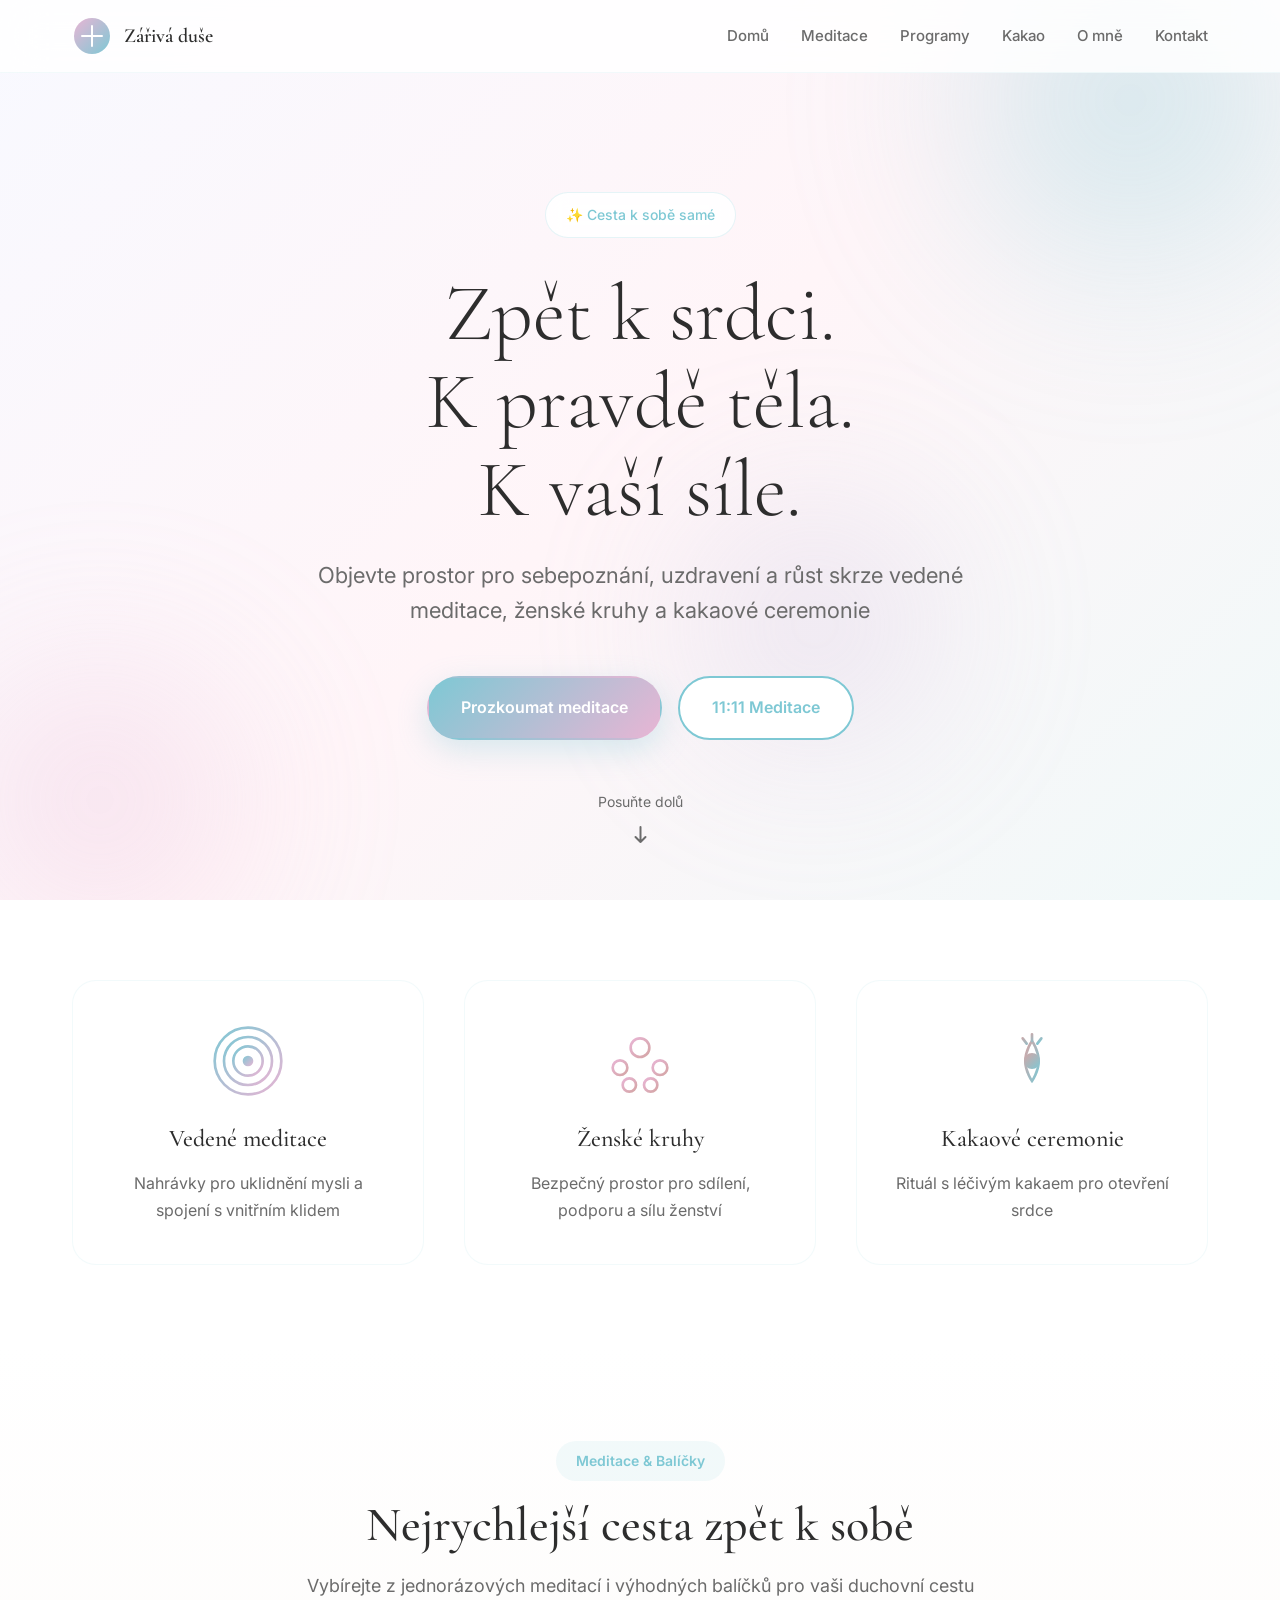
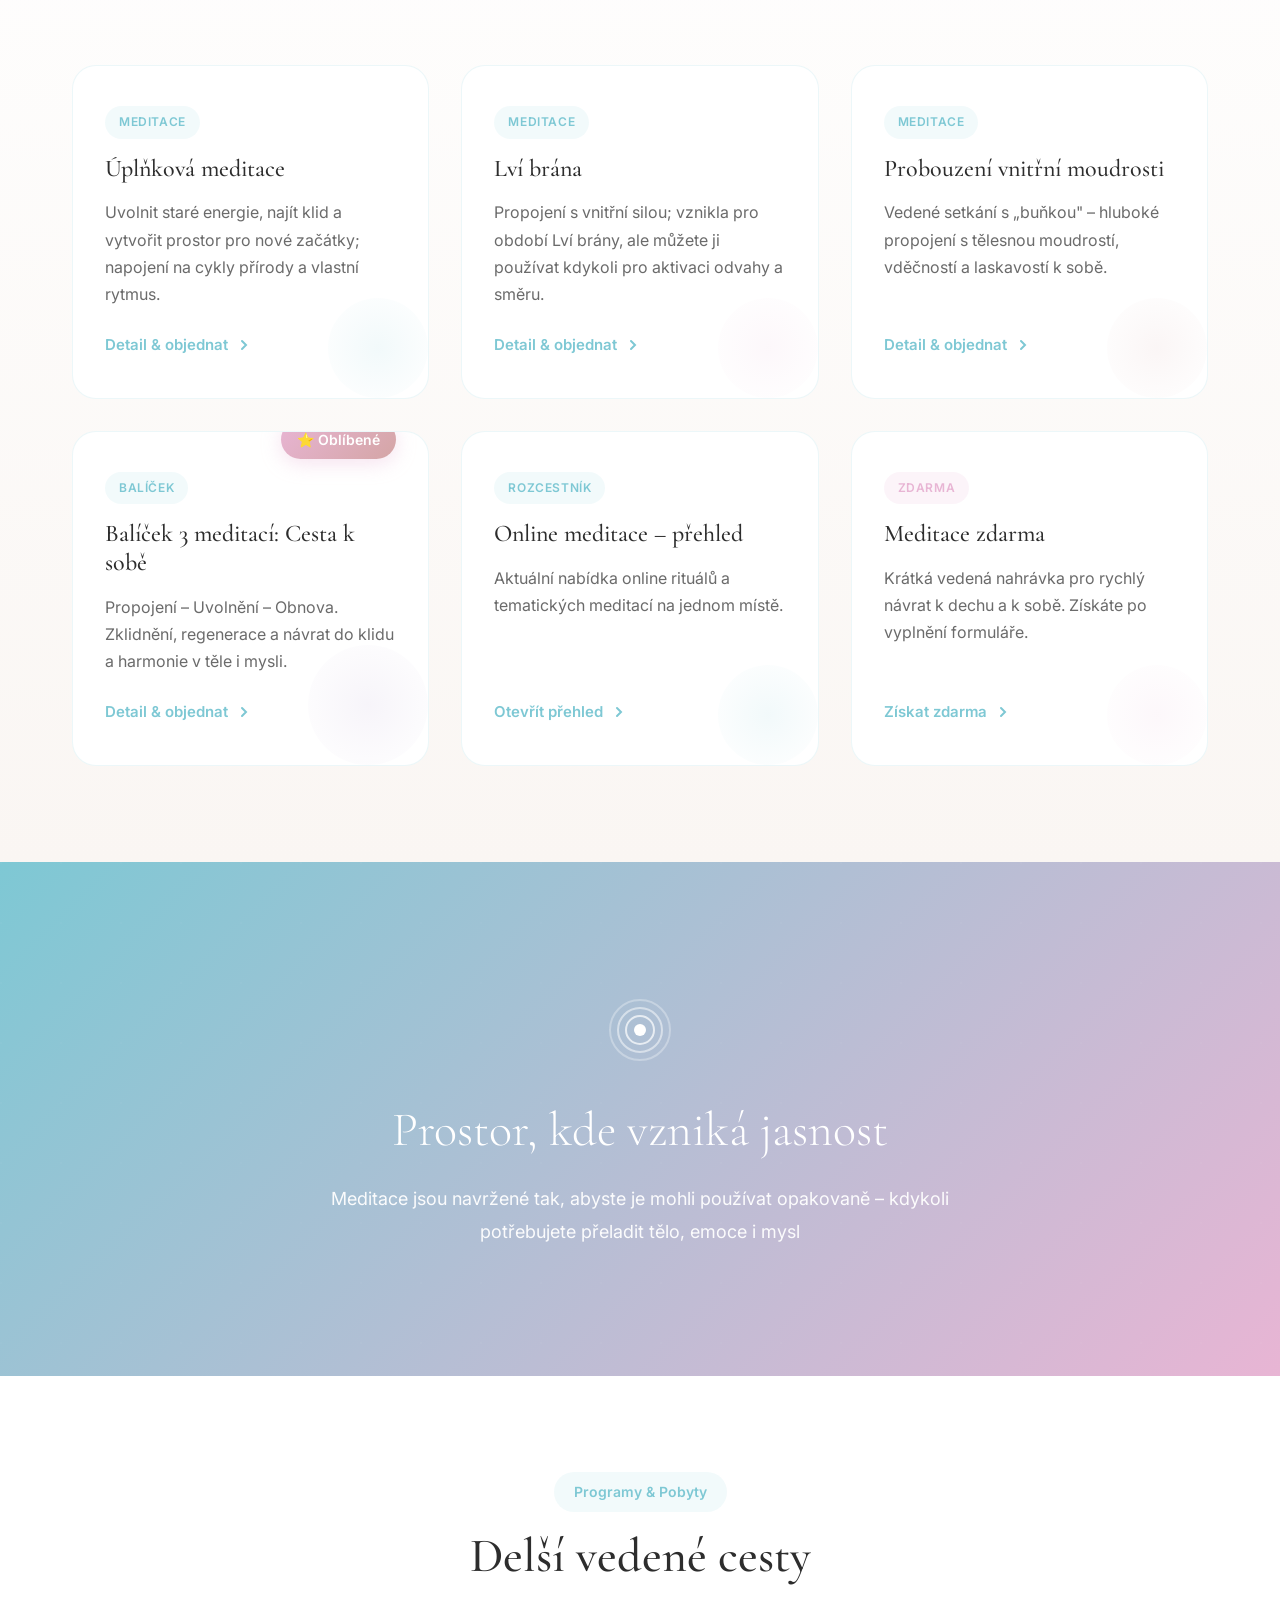
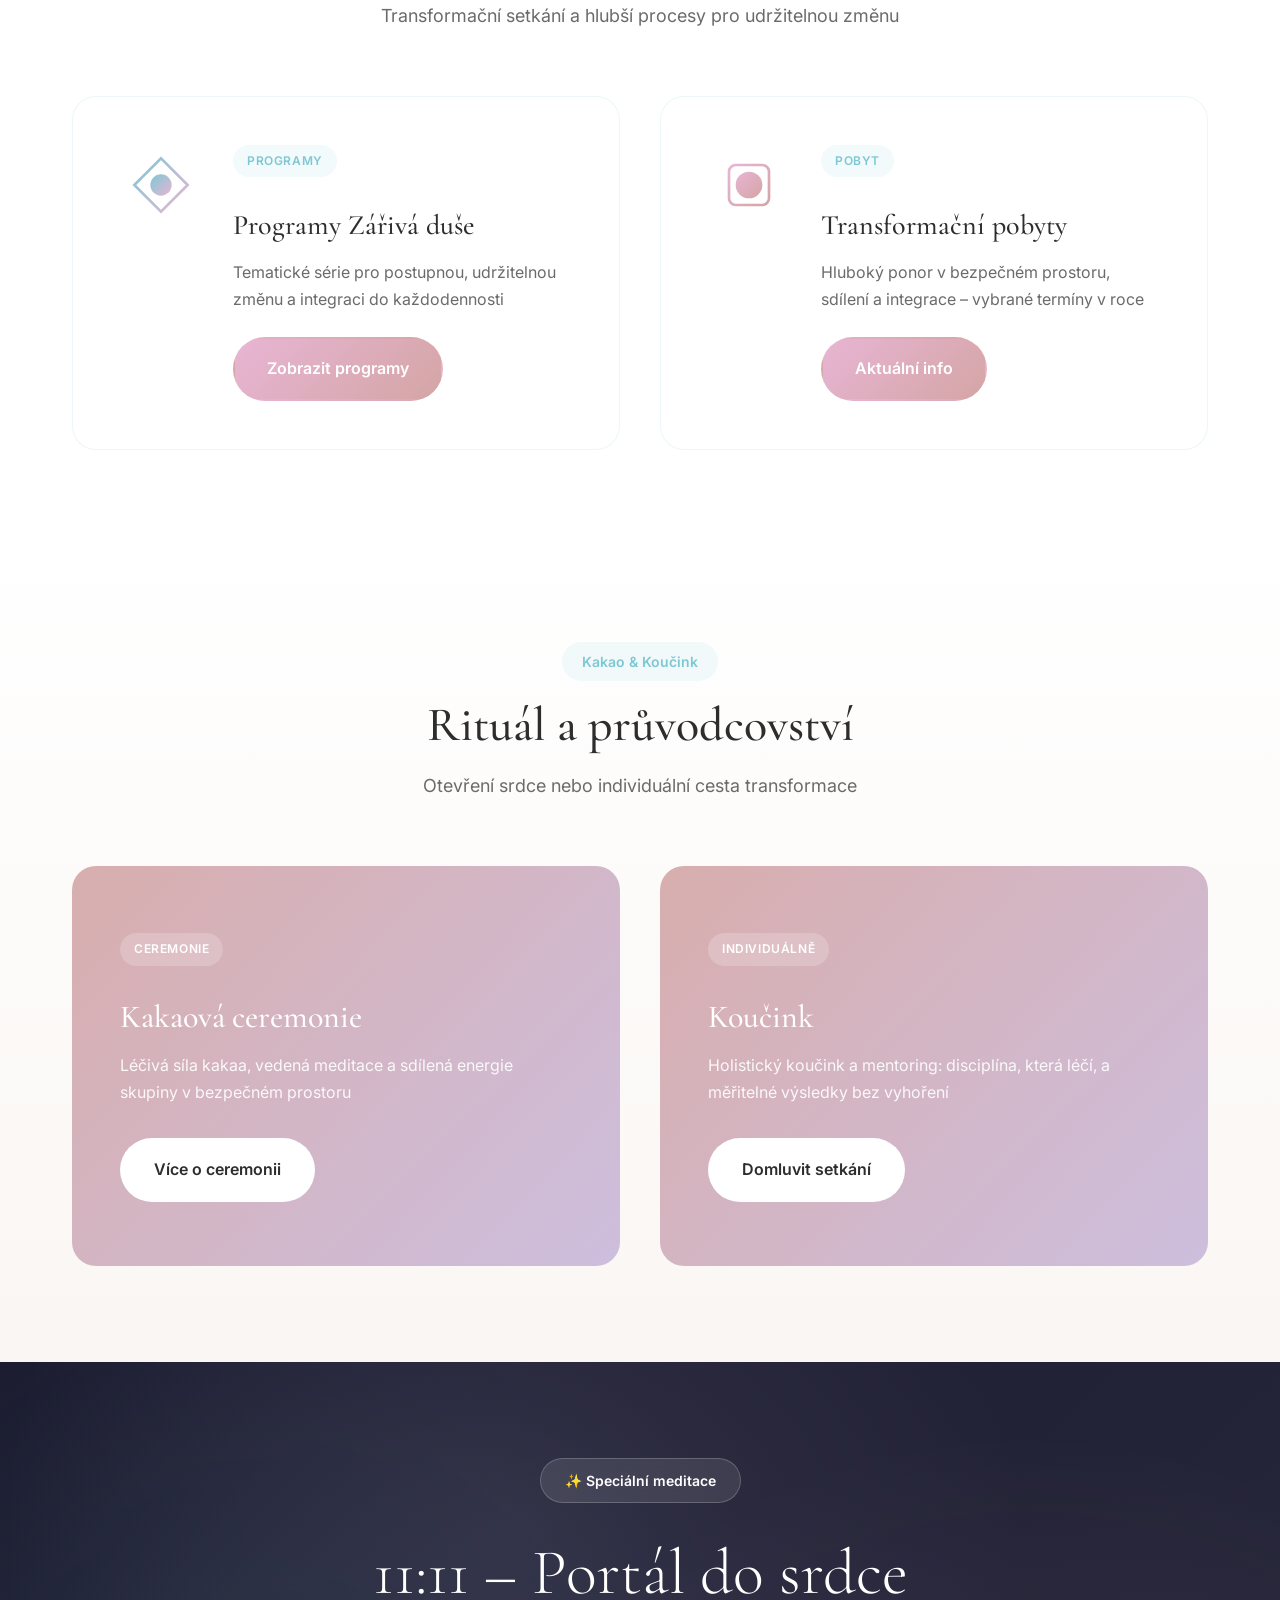
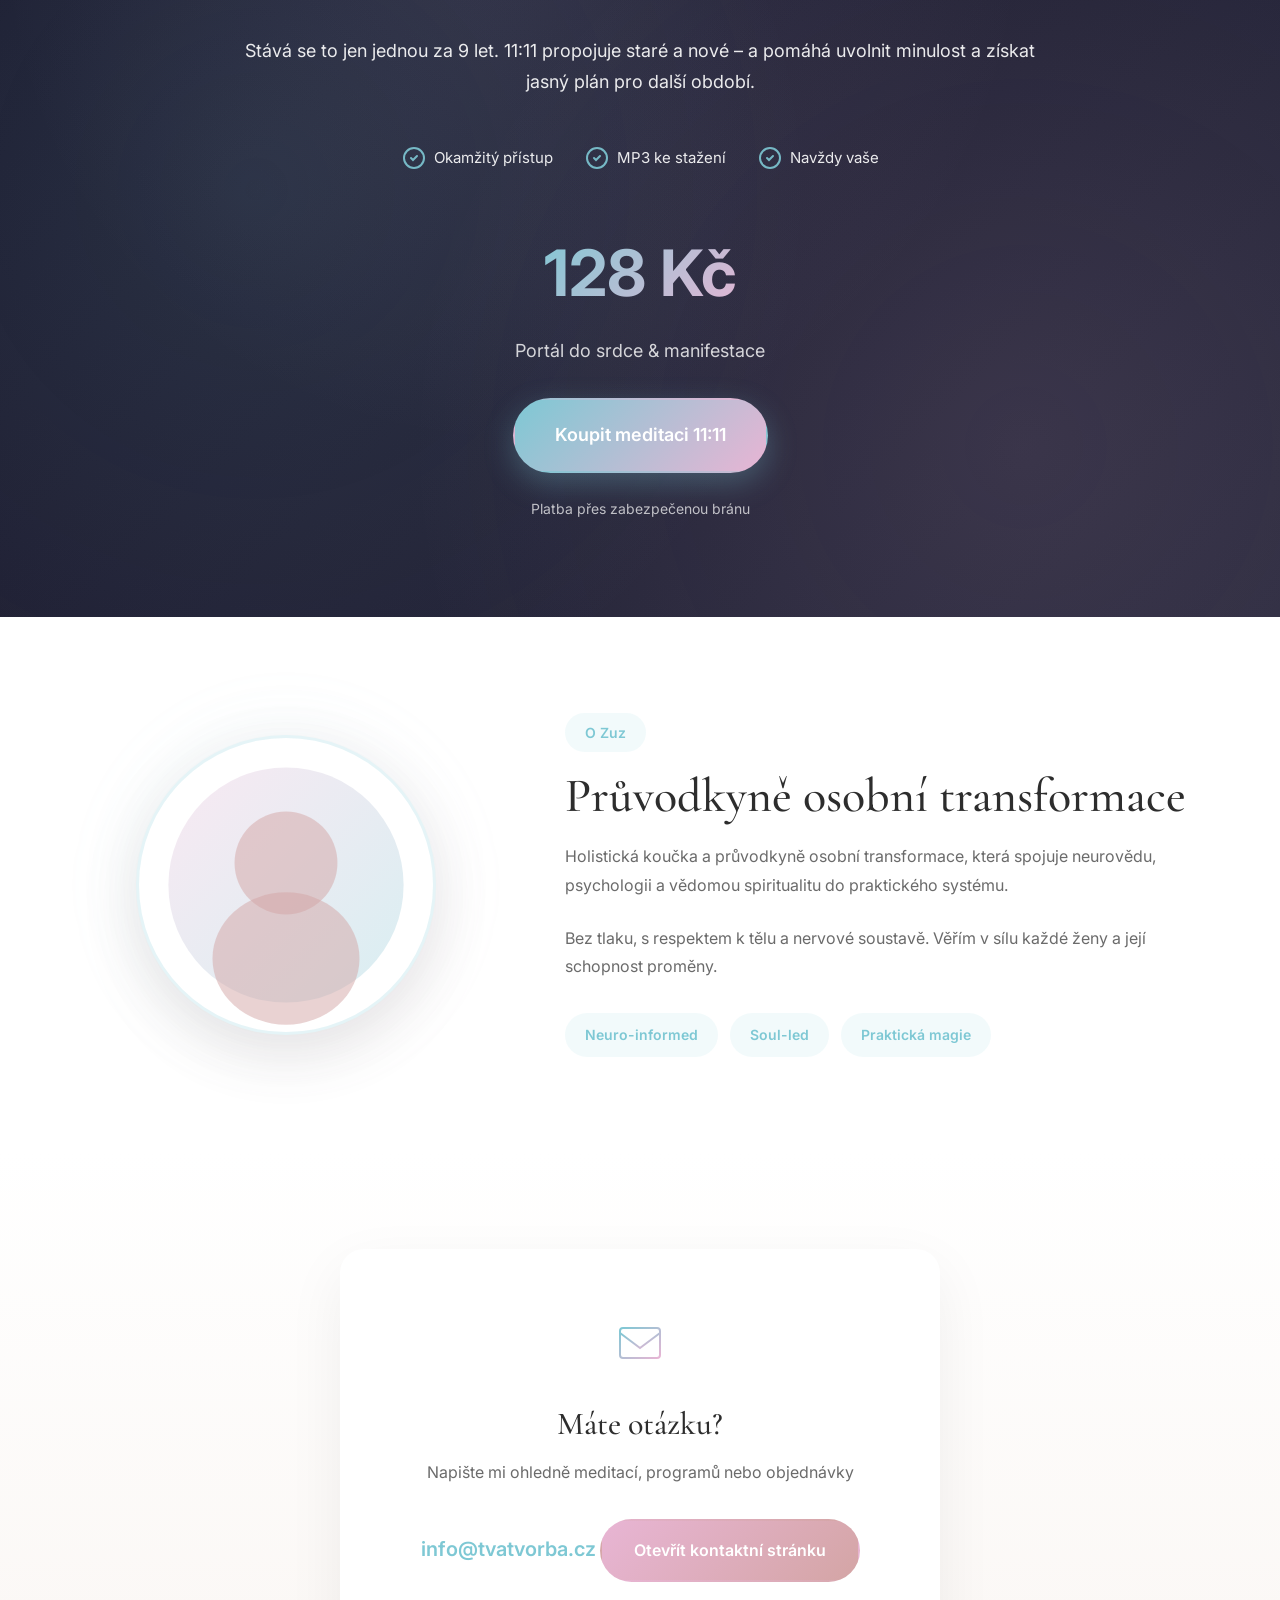
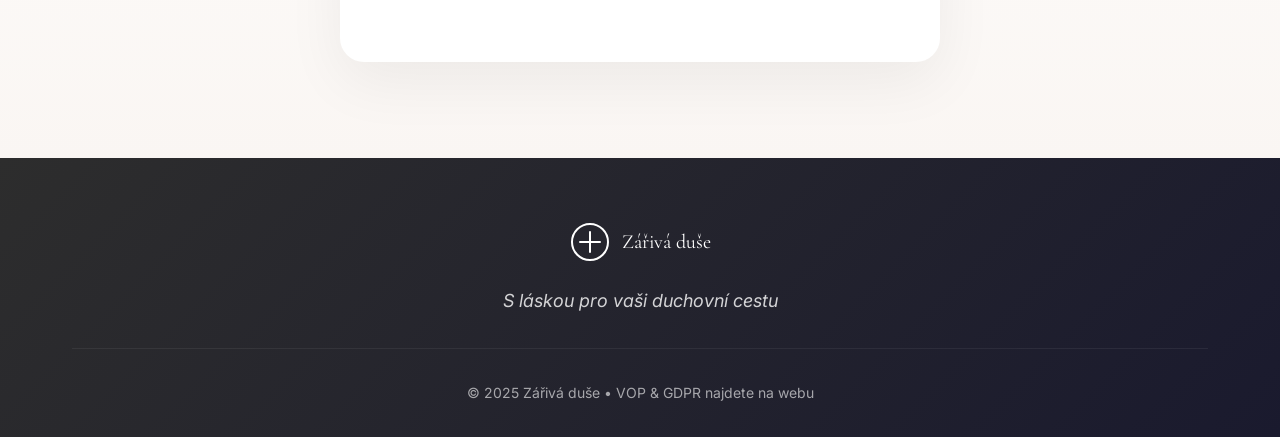
<file: index.html>
<!DOCTYPE html>
<html lang="cs">
<head>
    <meta charset="UTF-8">
    <meta name="viewport" content="width=device-width, initial-scale=1.0">
    <meta name="description" content="Vedené meditace, programy, pobyty a ceremonie Zářivá duše. Cesta k sobě samé skrze meditace, ženské kruhy a kakaové ceremonie.">
    <title>Zářivá duše – Meditace, ženské kruhy a kakaové ceremonie</title>
    <link rel="preconnect" href="https://fonts.googleapis.com">
    <link rel="preconnect" href="https://fonts.gstatic.com" crossorigin>
    <link href="https://fonts.googleapis.com/css2?family=Cormorant+Garamond:wght@300;400;500;600;700&family=Inter:wght@300;400;500;600;700&display=swap" rel="stylesheet">
    <link rel="stylesheet" href="styles.css">
</head>
<body>
    <!-- Navigation -->
    <nav class="navbar">
        <div class="nav-container">
            <a class="logo" href="#home">
                <div class="logo-icon">
                    <svg viewBox="0 0 40 40" fill="none" xmlns="http://www.w3.org/2000/svg">
                        <circle cx="20" cy="20" r="18" fill="url(#logo-gradient)"/>
                        <path d="M20 10 L20 30 M10 20 L30 20" stroke="white" stroke-width="2" stroke-linecap="round"/>
                        <defs>
                            <linearGradient id="logo-gradient" x1="0%" y1="0%" x2="100%" y2="100%">
                                <stop offset="0%" style="stop-color:#e8b5d4;stop-opacity:1" />
                                <stop offset="100%" style="stop-color:#7ec8d4;stop-opacity:1" />
                            </linearGradient>
                        </defs>
                    </svg>
                </div>
                <span class="logo-text">Zářivá duše</span>
            </a>
            <ul class="nav-menu">
                <li><a href="#home">Domů</a></li>
                <li><a href="#meditations">Meditace</a></li>
                <li><a href="#programs">Programy</a></li>
                <li><a href="#cacao">Kakao</a></li>
                <li><a href="#about">O mně</a></li>
                <li><a href="#contact">Kontakt</a></li>
            </ul>
            <div class="hamburger">
                <span></span>
                <span></span>
                <span></span>
            </div>
        </div>
    </nav>

    <!-- Hero Section -->
    <section id="home" class="hero">
        <div class="hero-bg">
            <div class="gradient-orb orb-1"></div>
            <div class="gradient-orb orb-2"></div>
            <div class="gradient-orb orb-3"></div>
        </div>
        <div class="hero-content">
            <div class="hero-badge">✨ Cesta k sobě samé</div>
            <h1 class="hero-title">Zpět k srdci.<br>K pravdě těla.<br>K vaší síle.</h1>
            <p class="hero-subtitle">Objevte prostor pro sebepoznání, uzdravení a růst skrze vedené meditace, ženské kruhy a kakaové ceremonie</p>
            <div class="hero-buttons">
                <a href="#meditations" class="btn btn-primary">Prozkoumat meditace</a>
                <a href="https://zarivaduse.cz/11-11/" target="_blank" class="btn btn-outline">11:11 Meditace</a>
            </div>
        </div>
        <div class="scroll-indicator">
            <span>Posuňte dolů</span>
            <svg width="20" height="30" viewBox="0 0 20 30">
                <path d="M10 5 L10 20 M10 20 L5 15 M10 20 L15 15" stroke="currentColor" stroke-width="2" fill="none" stroke-linecap="round"/>
            </svg>
        </div>
    </section>

    <!-- Features -->
    <section class="features">
        <div class="container">
            <div class="features-grid">
                <div class="feature-card">
                    <div class="feature-icon">
                        <svg viewBox="0 0 60 60" fill="none" xmlns="http://www.w3.org/2000/svg">
                            <circle cx="30" cy="30" r="25" stroke="url(#grad1)" stroke-width="2"/>
                            <circle cx="30" cy="30" r="18" stroke="url(#grad1)" stroke-width="2"/>
                            <circle cx="30" cy="30" r="11" stroke="url(#grad1)" stroke-width="2"/>
                            <circle cx="30" cy="30" r="4" fill="url(#grad1)"/>
                            <defs>
                                <linearGradient id="grad1" x1="0%" y1="0%" x2="100%" y2="100%">
                                    <stop offset="0%" style="stop-color:#7ec8d4"/>
                                    <stop offset="100%" style="stop-color:#e8b5d4"/>
                                </linearGradient>
                            </defs>
                        </svg>
                    </div>
                    <h3>Vedené meditace</h3>
                    <p>Nahrávky pro uklidnění mysli a spojení s vnitřním klidem</p>
                </div>
                <div class="feature-card">
                    <div class="feature-icon">
                        <svg viewBox="0 0 60 60" fill="none" xmlns="http://www.w3.org/2000/svg">
                            <circle cx="30" cy="20" r="7" stroke="url(#grad2)" stroke-width="2"/>
                            <circle cx="15" cy="35" r="5.5" stroke="url(#grad2)" stroke-width="2"/>
                            <circle cx="45" cy="35" r="5.5" stroke="url(#grad2)" stroke-width="2"/>
                            <circle cx="22" cy="48" r="5" stroke="url(#grad2)" stroke-width="2"/>
                            <circle cx="38" cy="48" r="5" stroke="url(#grad2)" stroke-width="2"/>
                            <defs>
                                <linearGradient id="grad2" x1="0%" y1="0%" x2="100%" y2="100%">
                                    <stop offset="0%" style="stop-color:#e8b5d4"/>
                                    <stop offset="100%" style="stop-color:#d4a5a5"/>
                                </linearGradient>
                            </defs>
                        </svg>
                    </div>
                    <h3>Ženské kruhy</h3>
                    <p>Bezpečný prostor pro sdílení, podporu a sílu ženství</p>
                </div>
                <div class="feature-card">
                    <div class="feature-icon">
                        <svg viewBox="0 0 60 60" fill="none" xmlns="http://www.w3.org/2000/svg">
                            <path d="M30 45 C30 45 25 38 25 30 C25 22 30 15 30 15 C30 15 35 22 35 30 C35 38 30 45 30 45Z" stroke="url(#grad3)" stroke-width="2"/>
                            <circle cx="30" cy="30" r="6" fill="url(#grad3)"/>
                            <path d="M30 15 L30 10 M26 17 L23 13 M34 17 L37 13" stroke="url(#grad3)" stroke-width="2" stroke-linecap="round"/>
                            <defs>
                                <linearGradient id="grad3" x1="0%" y1="0%" x2="100%" y2="100%">
                                    <stop offset="0%" style="stop-color:#d4a5a5"/>
                                    <stop offset="100%" style="stop-color:#7ec8d4"/>
                                </linearGradient>
                            </defs>
                        </svg>
                    </div>
                    <h3>Kakaové ceremonie</h3>
                    <p>Rituál s léčivým kakaem pro otevření srdce</p>
                </div>
            </div>
        </div>
    </section>

    <!-- Meditace -->
    <section id="meditations" class="meditations">
        <div class="container">
            <div class="section-header">
                <span class="section-badge">Meditace & Balíčky</span>
                <h2 class="section-title">Nejrychlejší cesta zpět k sobě</h2>
                <p class="section-subtitle">Vybírejte z jednorázových meditací i výhodných balíčků pro vaši duchovní cestu</p>
            </div>

            <div class="meditation-grid">
                <div class="meditation-card card-gradient-1">
                    <span class="card-badge">Meditace</span>
                    <h3>Úplňková meditace</h3>
                    <p>Uvolnit staré energie, najít klid a vytvořit prostor pro nové začátky; napojení na cykly přírody a vlastní rytmus.</p>
                    <a href="https://zarivaduse.cz/uplnkova-meditace/" target="_blank" class="card-link">
                        Detail & objednat
                        <svg width="16" height="16" viewBox="0 0 16 16" fill="none">
                            <path d="M6 12 L10 8 L6 4" stroke="currentColor" stroke-width="2" stroke-linecap="round"/>
                        </svg>
                    </a>
                </div>

                <div class="meditation-card card-gradient-2">
                    <span class="card-badge">Meditace</span>
                    <h3>Lví brána</h3>
                    <p>Propojení s vnitřní silou; vznikla pro období Lví brány, ale můžete ji používat kdykoli pro aktivaci odvahy a směru.</p>
                    <a href="https://zarivaduse.cz/meditace-lvi-brana/" target="_blank" class="card-link">
                        Detail & objednat
                        <svg width="16" height="16" viewBox="0 0 16 16" fill="none">
                            <path d="M6 12 L10 8 L6 4" stroke="currentColor" stroke-width="2" stroke-linecap="round"/>
                        </svg>
                    </a>
                </div>

                <div class="meditation-card card-gradient-3">
                    <span class="card-badge">Meditace</span>
                    <h3>Probouzení vnitřní moudrosti</h3>
                    <p>Vedené setkání s „buňkou" – hluboké propojení s tělesnou moudrostí, vděčností a laskavostí k sobě.</p>
                    <a href="https://zarivaduse.cz/transformacni-meditace-setkani-s-bunecnou-moudrosti/" target="_blank" class="card-link">
                        Detail & objednat
                        <svg width="16" height="16" viewBox="0 0 16 16" fill="none">
                            <path d="M6 12 L10 8 L6 4" stroke="currentColor" stroke-width="2" stroke-linecap="round"/>
                        </svg>
                    </a>
                </div>

                <div class="meditation-card card-gradient-4 featured">
                    <div class="featured-badge">⭐ Oblíbené</div>
                    <span class="card-badge">Balíček</span>
                    <h3>Balíček 3 meditací: Cesta k sobě</h3>
                    <p>Propojení – Uvolnění – Obnova. Zklidnění, regenerace a návrat do klidu a harmonie v těle i mysli.</p>
                    <a href="https://zarivaduse.cz/balicek-tri-meditaci-cesta-k-sobe-propojeni-uvolneni-obnova/" target="_blank" class="card-link">
                        Detail & objednat
                        <svg width="16" height="16" viewBox="0 0 16 16" fill="none">
                            <path d="M6 12 L10 8 L6 4" stroke="currentColor" stroke-width="2" stroke-linecap="round"/>
                        </svg>
                    </a>
                </div>

                <div class="meditation-card card-gradient-5">
                    <span class="card-badge">Rozcestník</span>
                    <h3>Online meditace – přehled</h3>
                    <p>Aktuální nabídka online rituálů a tematických meditací na jednom místě.</p>
                    <a href="https://zarivaduse.cz/online-meditace/" target="_blank" class="card-link">
                        Otevřít přehled
                        <svg width="16" height="16" viewBox="0 0 16 16" fill="none">
                            <path d="M6 12 L10 8 L6 4" stroke="currentColor" stroke-width="2" stroke-linecap="round"/>
                        </svg>
                    </a>
                </div>

                <div class="meditation-card card-gradient-6">
                    <span class="card-badge free">Zdarma</span>
                    <h3>Meditace zdarma</h3>
                    <p>Krátká vedená nahrávka pro rychlý návrat k dechu a k sobě. Získáte po vyplnění formuláře.</p>
                    <a href="https://zarivaduse.cz/formular-pro-meditaci-zdarma/" target="_blank" class="card-link">
                        Získat zdarma
                        <svg width="16" height="16" viewBox="0 0 16 16" fill="none">
                            <path d="M6 12 L10 8 L6 4" stroke="currentColor" stroke-width="2" stroke-linecap="round"/>
                        </svg>
                    </a>
                </div>
            </div>
        </div>
    </section>

    <!-- Visual Break -->
    <section class="visual-break">
        <div class="visual-content">
            <div class="visual-icon">
                <svg viewBox="0 0 80 80" fill="none" xmlns="http://www.w3.org/2000/svg">
                    <circle cx="40" cy="40" r="30" stroke="white" stroke-width="2" opacity="0.3"/>
                    <circle cx="40" cy="40" r="22" stroke="white" stroke-width="2" opacity="0.5"/>
                    <circle cx="40" cy="40" r="14" stroke="white" stroke-width="2" opacity="0.7"/>
                    <circle cx="40" cy="40" r="6" fill="white"/>
                </svg>
            </div>
            <h2>Prostor, kde vzniká jasnost</h2>
            <p>Meditace jsou navržené tak, abyste je mohli používat opakovaně – kdykoli potřebujete přeladit tělo, emoce i mysl</p>
        </div>
    </section>

    <!-- Programs -->
    <section id="programs" class="programs">
        <div class="container">
            <div class="section-header">
                <span class="section-badge">Programy & Pobyty</span>
                <h2 class="section-title">Delší vedené cesty</h2>
                <p class="section-subtitle">Transformační setkání a hlubší procesy pro udržitelnou změnu</p>
            </div>

            <div class="programs-grid">
                <div class="program-card">
                    <div class="program-visual">
                        <div class="program-icon">
                            <svg viewBox="0 0 60 60" fill="none">
                                <path d="M10 30 L30 10 L50 30 L30 50 Z" stroke="url(#prog1)" stroke-width="2" fill="none"/>
                                <circle cx="30" cy="30" r="8" fill="url(#prog1)"/>
                                <defs>
                                    <linearGradient id="prog1" x1="0%" y1="0%" x2="100%" y2="100%">
                                        <stop offset="0%" style="stop-color:#7ec8d4"/>
                                        <stop offset="100%" style="stop-color:#e8b5d4"/>
                                    </linearGradient>
                                </defs>
                            </svg>
                        </div>
                    </div>
                    <div class="program-content">
                        <span class="card-badge">Programy</span>
                        <h3>Programy Zářivá duše</h3>
                        <p>Tematické série pro postupnou, udržitelnou změnu a integraci do každodennosti</p>
                        <a href="https://zarivaduse.cz/programy/" target="_blank" class="btn btn-secondary">Zobrazit programy</a>
                    </div>
                </div>

                <div class="program-card">
                    <div class="program-visual">
                        <div class="program-icon">
                            <svg viewBox="0 0 60 60" fill="none">
                                <rect x="15" y="15" width="30" height="30" rx="5" stroke="url(#prog2)" stroke-width="2" fill="none"/>
                                <circle cx="30" cy="30" r="10" fill="url(#prog2)"/>
                                <defs>
                                    <linearGradient id="prog2" x1="0%" y1="0%" x2="100%" y2="100%">
                                        <stop offset="0%" style="stop-color:#e8b5d4"/>
                                        <stop offset="100%" style="stop-color:#d4a5a5"/>
                                    </linearGradient>
                                </defs>
                            </svg>
                        </div>
                    </div>
                    <div class="program-content">
                        <span class="card-badge">Pobyt</span>
                        <h3>Transformační pobyty</h3>
                        <p>Hluboký ponor v bezpečném prostoru, sdílení a integrace – vybrané termíny v roce</p>
                        <a href="https://zarivaduse.cz/pobyty/" target="_blank" class="btn btn-secondary">Aktuální info</a>
                    </div>
                </div>
            </div>
        </div>
    </section>

    <!-- Cacao & Coaching -->
    <section id="cacao" class="cacao">
        <div class="container">
            <div class="section-header">
                <span class="section-badge">Kakao & Koučink</span>
                <h2 class="section-title">Rituál a průvodcovství</h2>
                <p class="section-subtitle">Otevření srdce nebo individuální cesta transformace</p>
            </div>

            <div class="cacao-grid">
                <div class="cacao-card">
                    <div class="cacao-bg"></div>
                    <div class="cacao-content">
                        <span class="card-badge">Ceremonie</span>
                        <h3>Kakaová ceremonie</h3>
                        <p>Léčivá síla kakaa, vedená meditace a sdílená energie skupiny v bezpečném prostoru</p>
                        <a href="https://zarivaduse.cz/kakaova-ceremonie/" target="_blank" class="btn btn-light">Více o ceremonii</a>
                    </div>
                </div>

                <div class="cacao-card">
                    <div class="cacao-bg"></div>
                    <div class="cacao-content">
                        <span class="card-badge">Individuálně</span>
                        <h3>Koučink</h3>
                        <p>Holistický koučink a mentoring: disciplína, která léčí, a měřitelné výsledky bez vyhoření</p>
                        <a href="https://zarivaduse.cz/koucink/" target="_blank" class="btn btn-light">Domluvit setkání</a>
                    </div>
                </div>
            </div>
        </div>
    </section>

    <!-- 11:11 Special -->
    <section class="special-offer">
        <div class="special-bg">
            <div class="special-pattern"></div>
        </div>
        <div class="container">
            <div class="special-content">
                <div class="special-badge">✨ Speciální meditace</div>
                <h2>11:11 – Portál do srdce</h2>
                <p class="special-desc">Stává se to jen jednou za 9 let. 11:11 propojuje staré a nové – a pomáhá uvolnit minulost a získat jasný plán pro další období.</p>
                <div class="special-features">
                    <div class="special-feature">
                        <svg width="24" height="24" viewBox="0 0 24 24" fill="none">
                            <path d="M9 12 L11 14 L15 10" stroke="currentColor" stroke-width="2" stroke-linecap="round"/>
                            <circle cx="12" cy="12" r="10" stroke="currentColor" stroke-width="2"/>
                        </svg>
                        <span>Okamžitý přístup</span>
                    </div>
                    <div class="special-feature">
                        <svg width="24" height="24" viewBox="0 0 24 24" fill="none">
                            <path d="M9 12 L11 14 L15 10" stroke="currentColor" stroke-width="2" stroke-linecap="round"/>
                            <circle cx="12" cy="12" r="10" stroke="currentColor" stroke-width="2"/>
                        </svg>
                        <span>MP3 ke stažení</span>
                    </div>
                    <div class="special-feature">
                        <svg width="24" height="24" viewBox="0 0 24 24" fill="none">
                            <path d="M9 12 L11 14 L15 10" stroke="currentColor" stroke-width="2" stroke-linecap="round"/>
                            <circle cx="12" cy="12" r="10" stroke="currentColor" stroke-width="2"/>
                        </svg>
                        <span>Navždy vaše</span>
                    </div>
                </div>
                <div class="special-price">
                    <span class="price-amount">555 Kč</span>
                    <span class="price-label">Portál do srdce & manifestace</span>
                </div>
                <a href="https://zarivaduse.cz/11-11/" target="_blank" class="btn btn-primary btn-large">Koupit meditaci 11:11</a>
                <p class="special-note">Platba přes zabezpečenou bránu</p>
            </div>
        </div>
    </section>

    <!-- About -->
    <section id="about" class="about">
        <div class="container">
            <div class="about-content">
                <div class="about-image">
                    <div class="avatar-wrapper">
                        <div class="avatar-bg"></div>
                        <div class="avatar">
                            <svg viewBox="0 0 200 200" xmlns="http://www.w3.org/2000/svg">
                                <defs>
                                    <linearGradient id="avatar-grad" x1="0%" y1="0%" x2="100%" y2="100%">
                                        <stop offset="0%" style="stop-color:#e8b5d4;stop-opacity:0.3" />
                                        <stop offset="100%" style="stop-color:#7ec8d4;stop-opacity:0.3" />
                                    </linearGradient>
                                </defs>
                                <circle cx="100" cy="100" r="80" fill="url(#avatar-grad)"/>
                                <circle cx="100" cy="85" r="35" fill="#d4a5a5" opacity="0.5"/>
                                <ellipse cx="100" cy="150" rx="50" ry="45" fill="#d4a5a5" opacity="0.5"/>
                            </svg>
                        </div>
                    </div>
                </div>
                <div class="about-text">
                    <span class="section-badge">O Zuz</span>
                    <h2 class="section-title left">Průvodkyně osobní transformace</h2>
                    <p>Holistická koučka a průvodkyně osobní transformace, která spojuje neurovědu, psychologii a vědomou spiritualitu do praktického systému.</p>
                    <p>Bez tlaku, s respektem k tělu a nervové soustavě. Věřím v sílu každé ženy a její schopnost proměny.</p>
                    <div class="about-tags">
                        <span class="tag">Neuro-informed</span>
                        <span class="tag">Soul-led</span>
                        <span class="tag">Praktická magie</span>
                    </div>
                </div>
            </div>
        </div>
    </section>

    <!-- Contact -->
    <section id="contact" class="contact">
        <div class="container">
            <div class="contact-box">
                <div class="contact-icon">
                    <svg viewBox="0 0 60 60" fill="none">
                        <path d="M10 20 L30 35 L50 20" stroke="url(#contact-grad)" stroke-width="2" stroke-linecap="round"/>
                        <rect x="10" y="15" width="40" height="30" rx="3" stroke="url(#contact-grad)" stroke-width="2" fill="none"/>
                        <defs>
                            <linearGradient id="contact-grad" x1="0%" y1="0%" x2="100%" y2="100%">
                                <stop offset="0%" style="stop-color:#7ec8d4"/>
                                <stop offset="100%" style="stop-color:#e8b5d4"/>
                            </linearGradient>
                        </defs>
                    </svg>
                </div>
                <h2>Máte otázku?</h2>
                <p>Napište mi ohledně meditací, programů nebo objednávky</p>
                <a href="mailto:info@tvatvorba.cz" class="contact-email">info@tvatvorba.cz</a>
                <a href="https://zarivaduse.cz/kontakt/" target="_blank" class="btn btn-secondary">Otevřít kontaktní stránku</a>
            </div>
        </div>
    </section>

    <!-- Footer -->
    <footer class="footer">
        <div class="container">
            <div class="footer-content">
                <div class="footer-logo">
                    <div class="logo-icon">
                        <svg viewBox="0 0 40 40" fill="none" xmlns="http://www.w3.org/2000/svg">
                            <circle cx="20" cy="20" r="18" stroke="white" stroke-width="2"/>
                            <path d="M20 10 L20 30 M10 20 L30 20" stroke="white" stroke-width="2" stroke-linecap="round"/>
                        </svg>
                    </div>
                    <span>Zářivá duše</span>
                </div>
                <p class="footer-tagline">S láskou pro vaši duchovní cestu</p>
                <p class="footer-copy">&copy; 2025 Zářivá duše • VOP & GDPR najdete na webu</p>
            </div>
        </div>
    </footer>

    <script src="script.js"></script>
</body>
</html>
</file>
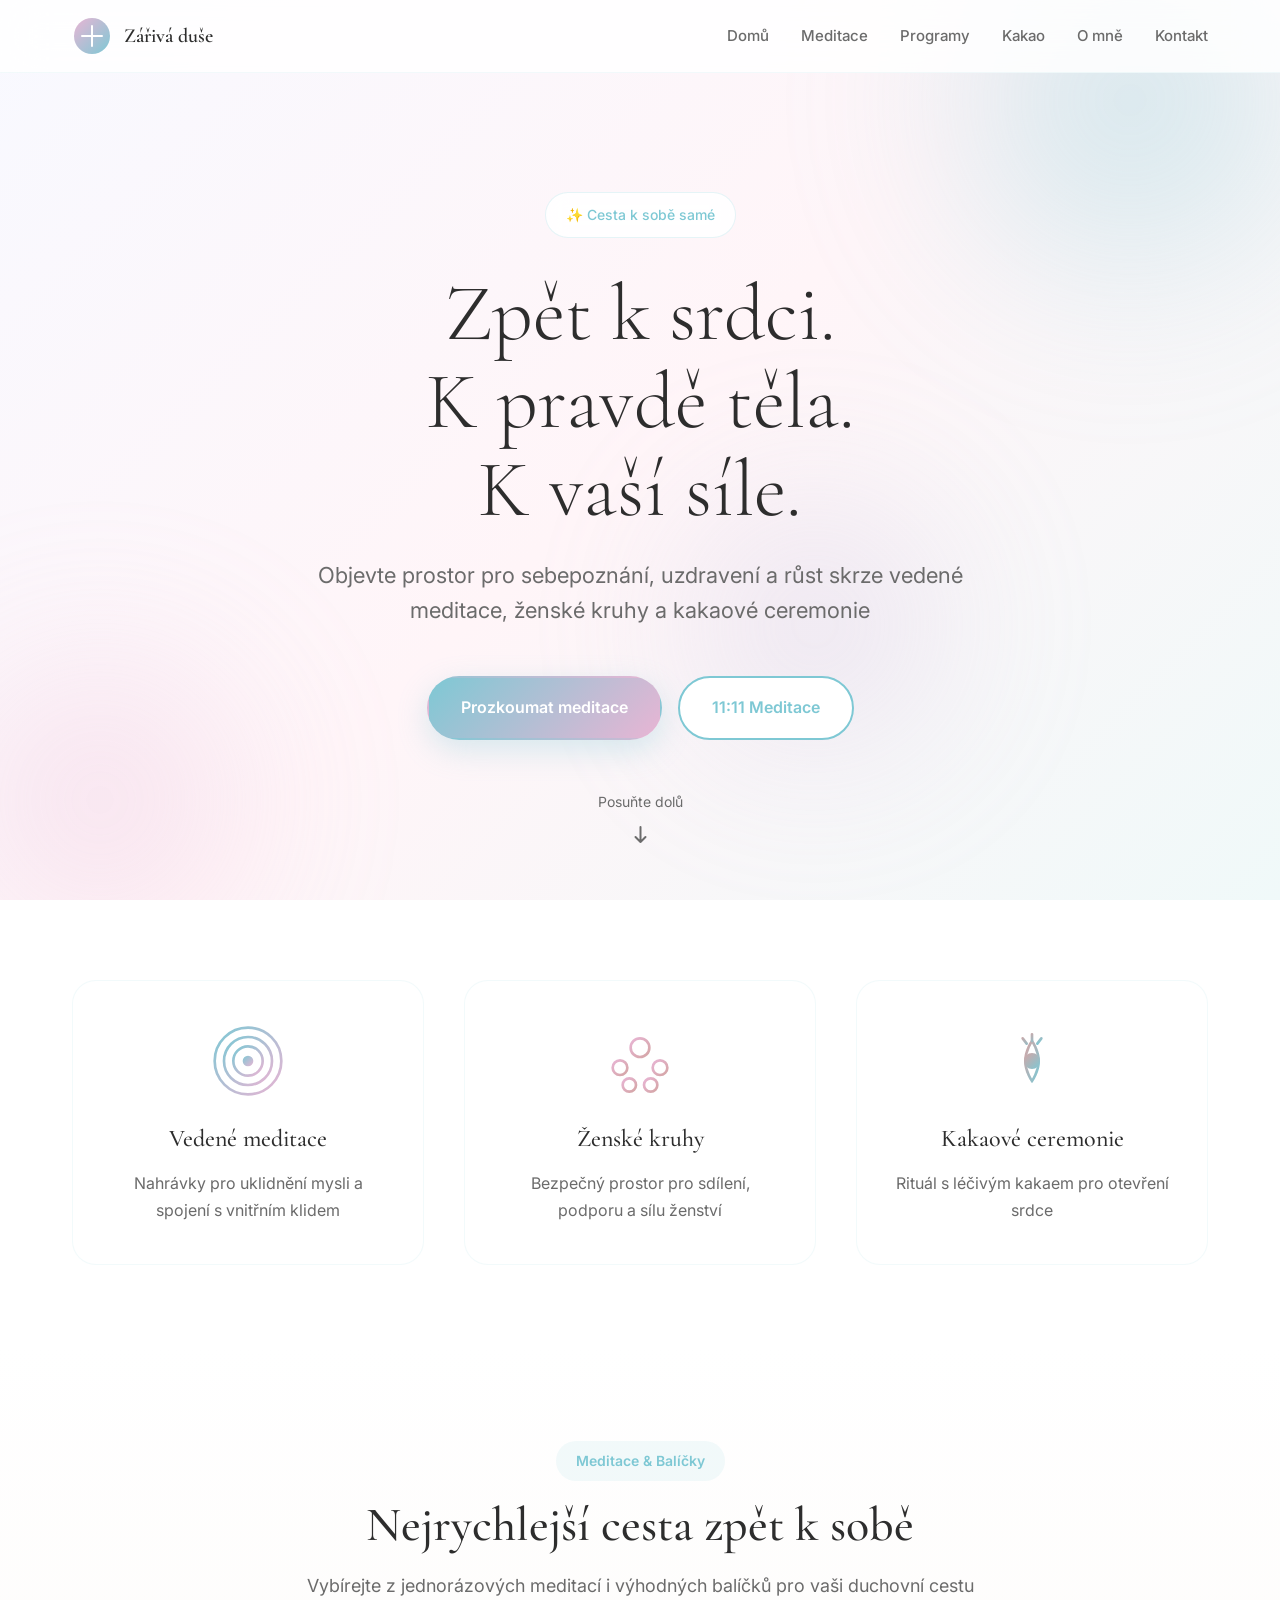
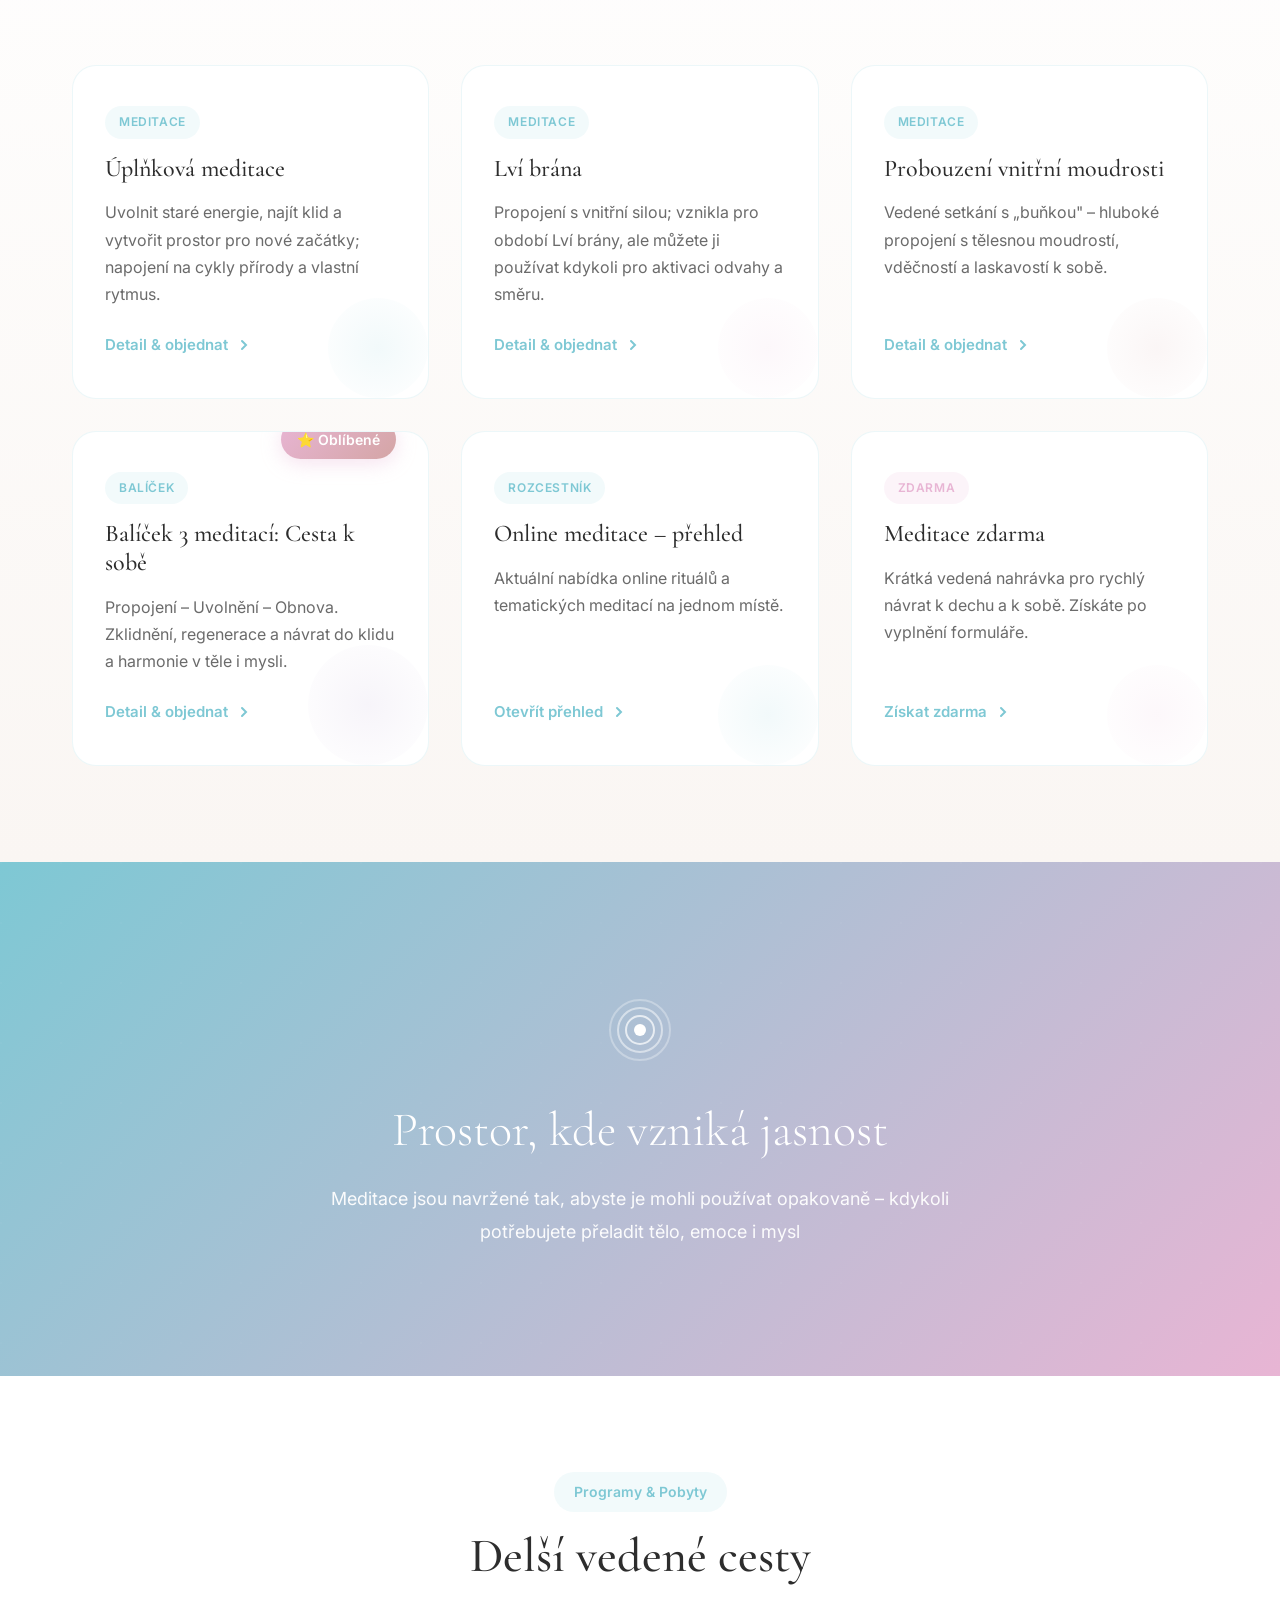
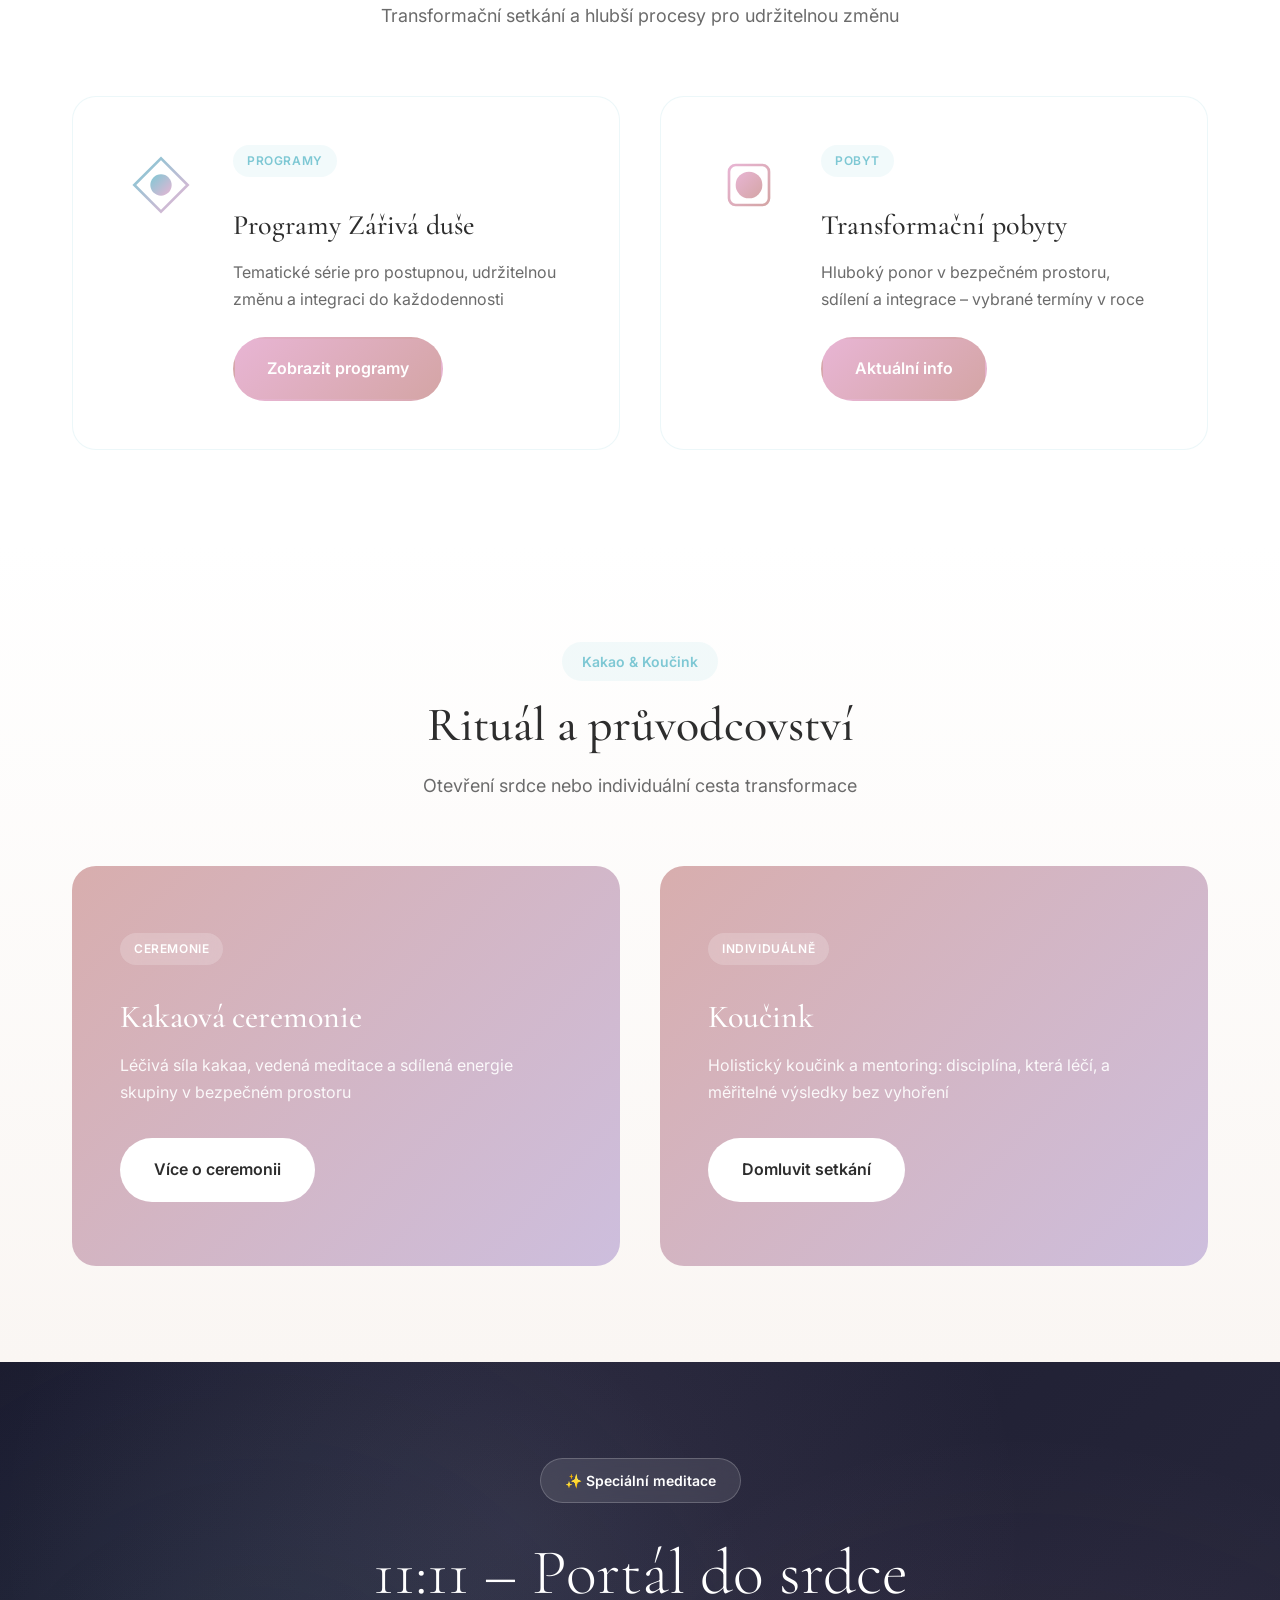
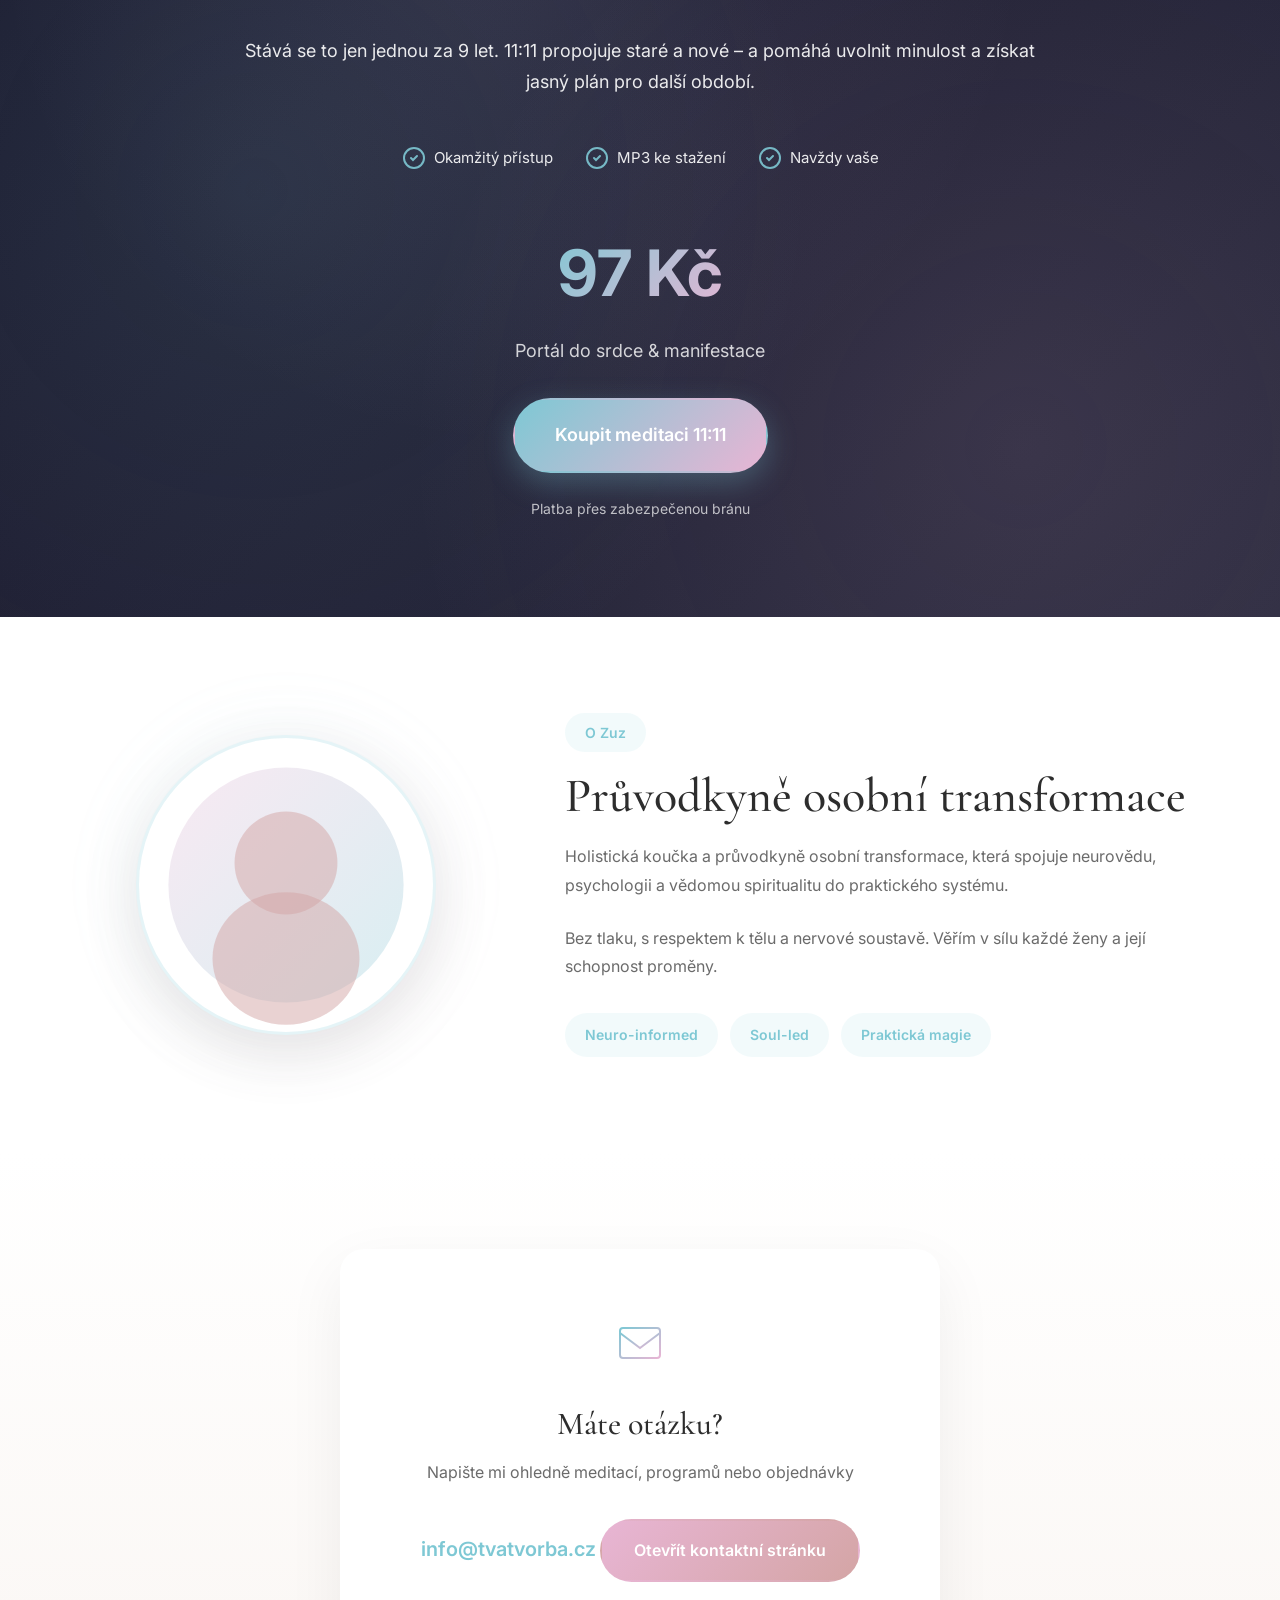
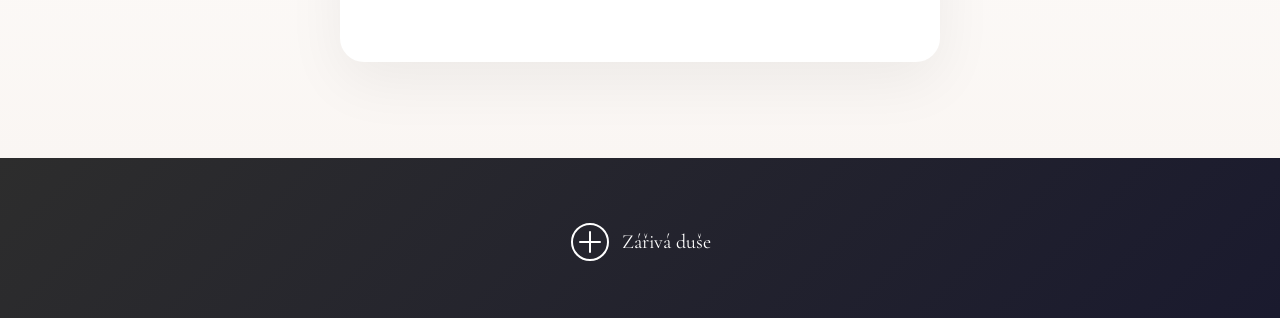
<file: standalone.html>
<!DOCTYPE html>
<html lang="cs">
<head>
    <meta charset="UTF-8">
    <meta name="viewport" content="width=device-width, initial-scale=1.0">
    <meta name="description" content="Vedené meditace, programy, pobyty a ceremonie Zářivá duše. Cesta k sobě samé skrze meditace, ženské kruhy a kakaové ceremonie.">
    <title>Zářivá duše – Meditace, ženské kruhy a kakaové ceremonie</title>
    <link rel="preconnect" href="https://fonts.googleapis.com">
    <link rel="preconnect" href="https://fonts.gstatic.com" crossorigin>
    <link href="https://fonts.googleapis.com/css2?family=Cormorant+Garamond:wght@300;400;500;600;700&family=Inter:wght@300;400;500;600;700&display=swap" rel="stylesheet">
    <style>
/* ==========================================
   Modern Landing Page Design
   Zářivá duše - Meditace & Ženské kruhy
   ========================================== */

/* Reset & Base */
*, *::before, *::after {
    margin: 0;
    padding: 0;
    box-sizing: border-box;
}

:root {
    /* Colors - Jemné ženské tóny */
    --teal: #7ec8d4;
    --pink: #e8b5d4;
    --rose: #d4a5a5;
    --lavender: #c8b8db;
    --cream: #faf6f3;
    --white: #ffffff;
    --dark: #2d2d2d;
    --gray: #6b6b6b;
    --light-gray: #f5f5f5;

    /* Gradients */
    --gradient-primary: linear-gradient(135deg, var(--teal) 0%, var(--pink) 100%);
    --gradient-secondary: linear-gradient(135deg, var(--pink) 0%, var(--rose) 100%);
    --gradient-tertiary: linear-gradient(135deg, var(--rose) 0%, var(--lavender) 100%);
    --gradient-soft: linear-gradient(135deg, rgba(126, 200, 212, 0.1) 0%, rgba(232, 181, 212, 0.1) 100%);

    /* Typography */
    --font-heading: 'Cormorant Garamond', Georgia, serif;
    --font-body: 'Inter', -apple-system, BlinkMacSystemFont, 'Segoe UI', sans-serif;

    /* Spacing */
    --section-padding: 6rem 0;
    --container-padding: 0 2rem;

    /* Transitions */
    --transition: all 0.4s cubic-bezier(0.4, 0, 0.2, 1);
    --transition-fast: all 0.2s ease;
}

html {
    scroll-behavior: smooth;
    font-size: 16px;
}

body {
    font-family: var(--font-body);
    color: var(--dark);
    line-height: 1.7;
    background: var(--cream);
    overflow-x: hidden;
    -webkit-font-smoothing: antialiased;
    -moz-osx-font-smoothing: grayscale;
}

.container {
    max-width: 1200px;
    margin: 0 auto;
    padding: var(--container-padding);
}

h1, h2, h3, h4, h5, h6 {
    font-family: var(--font-heading);
    font-weight: 500;
    line-height: 1.2;
}

a {
    text-decoration: none;
    color: inherit;
    transition: var(--transition-fast);
}

img {
    max-width: 100%;
    height: auto;
    display: block;
}

/* ==========================================
   Navigation
   ========================================== */

.navbar {
    position: fixed;
    top: 0;
    left: 0;
    right: 0;
    z-index: 1000;
    background: rgba(255, 255, 255, 0.85);
    backdrop-filter: blur(20px);
    border-bottom: 1px solid rgba(126, 200, 212, 0.1);
    transition: var(--transition);
}

.navbar.scrolled {
    background: rgba(255, 255, 255, 0.95);
    box-shadow: 0 4px 30px rgba(0, 0, 0, 0.05);
}

.nav-container {
    max-width: 1200px;
    margin: 0 auto;
    padding: 1rem 2rem;
    display: flex;
    align-items: center;
    justify-content: space-between;
}

.logo {
    display: flex;
    align-items: center;
    gap: 0.75rem;
    font-weight: 600;
    font-size: 1.125rem;
    color: var(--dark);
}

.logo-icon {
    width: 40px;
    height: 40px;
    transition: var(--transition);
}

.logo:hover .logo-icon {
    transform: rotate(90deg);
}

.logo-text {
    font-family: var(--font-heading);
    font-size: 1.25rem;
}

.nav-menu {
    display: flex;
    list-style: none;
    gap: 2rem;
    align-items: center;
}

.nav-menu a {
    font-size: 0.9375rem;
    font-weight: 500;
    color: var(--gray);
    position: relative;
    padding: 0.5rem 0;
}

.nav-menu a::after {
    content: '';
    position: absolute;
    bottom: 0;
    left: 0;
    width: 0;
    height: 2px;
    background: var(--gradient-primary);
    transition: width 0.3s ease;
}

.nav-menu a:hover {
    color: var(--teal);
}

.nav-menu a:hover::after {
    width: 100%;
}

.hamburger {
    display: none;
    flex-direction: column;
    gap: 6px;
    cursor: pointer;
    padding: 8px;
}

.hamburger span {
    width: 25px;
    height: 2px;
    background: var(--dark);
    border-radius: 2px;
    transition: var(--transition);
}

/* ==========================================
   Hero Section
   ========================================== */

.hero {
    min-height: 100vh;
    display: flex;
    align-items: center;
    justify-content: center;
    position: relative;
    padding: 8rem 2rem 6rem;
    overflow: hidden;
    background: linear-gradient(135deg, #f8f9ff 0%, #fff5f8 50%, #f0f9f9 100%);
}

.hero-bg {
    position: absolute;
    inset: 0;
    overflow: hidden;
}

.gradient-orb {
    position: absolute;
    border-radius: 50%;
    filter: blur(80px);
    opacity: 0.4;
    animation: float 20s ease-in-out infinite;
}

.orb-1 {
    width: 500px;
    height: 500px;
    background: radial-gradient(circle, var(--teal) 0%, transparent 70%);
    top: -150px;
    right: -100px;
    animation-delay: 0s;
}

.orb-2 {
    width: 400px;
    height: 400px;
    background: radial-gradient(circle, var(--pink) 0%, transparent 70%);
    bottom: -100px;
    left: -100px;
    animation-delay: 7s;
}

.orb-3 {
    width: 350px;
    height: 350px;
    background: radial-gradient(circle, var(--lavender) 0%, transparent 70%);
    top: 50%;
    left: 50%;
    transform: translate(-50%, -50%);
    animation-delay: 14s;
}

@keyframes float {
    0%, 100% {
        transform: translate(0, 0) scale(1);
    }
    33% {
        transform: translate(30px, -30px) scale(1.1);
    }
    66% {
        transform: translate(-20px, 20px) scale(0.9);
    }
}

.hero-content {
    position: relative;
    z-index: 2;
    text-align: center;
    max-width: 900px;
    animation: fadeInUp 1s ease;
}

@keyframes fadeInUp {
    from {
        opacity: 0;
        transform: translateY(30px);
    }
    to {
        opacity: 1;
        transform: translateY(0);
    }
}

.hero-badge {
    display: inline-block;
    padding: 0.625rem 1.25rem;
    background: rgba(255, 255, 255, 0.9);
    border: 1px solid rgba(126, 200, 212, 0.2);
    border-radius: 50px;
    font-size: 0.875rem;
    font-weight: 500;
    color: var(--teal);
    margin-bottom: 2rem;
    backdrop-filter: blur(10px);
}

.hero-title {
    font-size: clamp(2.5rem, 7vw, 5rem);
    font-weight: 300;
    color: var(--dark);
    margin-bottom: 1.5rem;
    line-height: 1.1;
}

.hero-subtitle {
    font-size: clamp(1.125rem, 2.5vw, 1.375rem);
    color: var(--gray);
    margin-bottom: 3rem;
    line-height: 1.6;
    max-width: 700px;
    margin-left: auto;
    margin-right: auto;
}

.hero-buttons {
    display: flex;
    gap: 1rem;
    justify-content: center;
    flex-wrap: wrap;
}

/* Buttons */
.btn {
    display: inline-flex;
    align-items: center;
    gap: 0.5rem;
    padding: 1rem 2rem;
    border-radius: 50px;
    font-weight: 600;
    font-size: 1rem;
    transition: var(--transition);
    border: 2px solid transparent;
    cursor: pointer;
    text-align: center;
}

.btn-primary {
    background: var(--gradient-primary);
    color: var(--white);
    box-shadow: 0 10px 30px rgba(126, 200, 212, 0.3);
}

.btn-primary:hover {
    transform: translateY(-3px);
    box-shadow: 0 15px 40px rgba(126, 200, 212, 0.4);
}

.btn-outline {
    background: var(--white);
    color: var(--teal);
    border-color: var(--teal);
}

.btn-outline:hover {
    background: var(--teal);
    color: var(--white);
    transform: translateY(-3px);
}

.btn-secondary {
    background: var(--gradient-secondary);
    color: var(--white);
}

.btn-secondary:hover {
    transform: translateY(-3px);
    box-shadow: 0 10px 30px rgba(232, 181, 212, 0.4);
}

.btn-light {
    background: var(--white);
    color: var(--dark);
}

.btn-light:hover {
    transform: translateY(-3px);
    box-shadow: 0 10px 30px rgba(0, 0, 0, 0.1);
}

.btn-large {
    padding: 1.25rem 2.5rem;
    font-size: 1.125rem;
}

/* Scroll Indicator */
.scroll-indicator {
    position: absolute;
    bottom: 3rem;
    left: 50%;
    transform: translateX(-50%);
    display: flex;
    flex-direction: column;
    align-items: center;
    gap: 0.5rem;
    color: var(--gray);
    font-size: 0.875rem;
    animation: bounce 2s ease-in-out infinite;
}

@keyframes bounce {
    0%, 100% {
        transform: translateX(-50%) translateY(0);
    }
    50% {
        transform: translateX(-50%) translateY(-10px);
    }
}

/* ==========================================
   Features Section
   ========================================== */

.features {
    padding: 5rem 0;
    background: var(--white);
    position: relative;
}

.features-grid {
    display: grid;
    grid-template-columns: repeat(auto-fit, minmax(280px, 1fr));
    gap: 2.5rem;
}

.feature-card {
    text-align: center;
    padding: 2.5rem 2rem;
    border-radius: 24px;
    background: var(--white);
    border: 1px solid rgba(126, 200, 212, 0.1);
    transition: var(--transition);
    position: relative;
    overflow: hidden;
}

.feature-card::before {
    content: '';
    position: absolute;
    inset: 0;
    background: var(--gradient-soft);
    opacity: 0;
    transition: var(--transition);
}

.feature-card:hover {
    transform: translateY(-10px);
    border-color: rgba(126, 200, 212, 0.3);
    box-shadow: 0 20px 60px rgba(126, 200, 212, 0.15);
}

.feature-card:hover::before {
    opacity: 1;
}

.feature-icon {
    width: 80px;
    height: 80px;
    margin: 0 auto 1.5rem;
    position: relative;
}

.feature-card h3 {
    font-size: 1.5rem;
    color: var(--dark);
    margin-bottom: 1rem;
    position: relative;
}

.feature-card p {
    color: var(--gray);
    line-height: 1.7;
    position: relative;
}

/* ==========================================
   Section Headers
   ========================================== */

.section-header {
    text-align: center;
    margin-bottom: 4rem;
}

.section-badge {
    display: inline-block;
    padding: 0.5rem 1.25rem;
    background: rgba(126, 200, 212, 0.1);
    border-radius: 50px;
    font-size: 0.875rem;
    font-weight: 600;
    color: var(--teal);
    margin-bottom: 1rem;
}

.section-title {
    font-size: clamp(2rem, 5vw, 3rem);
    color: var(--dark);
    margin-bottom: 1rem;
}

.section-title.left {
    text-align: left;
}

.section-subtitle {
    font-size: 1.125rem;
    color: var(--gray);
    max-width: 700px;
    margin: 0 auto;
    line-height: 1.7;
}

/* ==========================================
   Meditations Section
   ========================================== */

.meditations {
    padding: var(--section-padding);
    background: linear-gradient(180deg, var(--white) 0%, var(--cream) 100%);
}

.meditation-grid {
    display: grid;
    grid-template-columns: repeat(auto-fill, minmax(320px, 1fr));
    gap: 2rem;
}

.meditation-card {
    padding: 2.5rem 2rem;
    border-radius: 24px;
    background: var(--white);
    border: 1px solid rgba(126, 200, 212, 0.15);
    transition: var(--transition);
    display: flex;
    flex-direction: column;
    position: relative;
    overflow: hidden;
}

.meditation-card::before {
    content: '';
    position: absolute;
    top: 0;
    left: 0;
    right: 0;
    height: 4px;
    background: var(--gradient-primary);
    transform: scaleX(0);
    transform-origin: left;
    transition: transform 0.5s ease;
}

.meditation-card:hover::before {
    transform: scaleX(1);
}

.meditation-card:hover {
    transform: translateY(-8px);
    box-shadow: 0 20px 60px rgba(0, 0, 0, 0.08);
    border-color: rgba(126, 200, 212, 0.3);
}

/* Card Gradients */
.card-gradient-1::after {
    content: '';
    position: absolute;
    bottom: 0;
    right: 0;
    width: 100px;
    height: 100px;
    background: radial-gradient(circle, rgba(126, 200, 212, 0.1), transparent);
    border-radius: 50%;
    z-index: 0;
}

.card-gradient-2::after {
    content: '';
    position: absolute;
    bottom: 0;
    right: 0;
    width: 100px;
    height: 100px;
    background: radial-gradient(circle, rgba(232, 181, 212, 0.1), transparent);
    border-radius: 50%;
    z-index: 0;
}

.card-gradient-3::after {
    content: '';
    position: absolute;
    bottom: 0;
    right: 0;
    width: 100px;
    height: 100px;
    background: radial-gradient(circle, rgba(212, 165, 165, 0.1), transparent);
    border-radius: 50%;
    z-index: 0;
}

.card-gradient-4::after {
    content: '';
    position: absolute;
    bottom: 0;
    right: 0;
    width: 120px;
    height: 120px;
    background: radial-gradient(circle, rgba(200, 184, 219, 0.15), transparent);
    border-radius: 50%;
    z-index: 0;
}

.card-gradient-5::after {
    content: '';
    position: absolute;
    bottom: 0;
    right: 0;
    width: 100px;
    height: 100px;
    background: radial-gradient(circle, rgba(126, 200, 212, 0.1), transparent);
    border-radius: 50%;
    z-index: 0;
}

.card-gradient-6::after {
    content: '';
    position: absolute;
    bottom: 0;
    right: 0;
    width: 100px;
    height: 100px;
    background: radial-gradient(circle, rgba(232, 181, 212, 0.1), transparent);
    border-radius: 50%;
    z-index: 0;
}

.card-badge {
    display: inline-block;
    padding: 0.375rem 0.875rem;
    background: rgba(126, 200, 212, 0.1);
    border-radius: 50px;
    font-size: 0.75rem;
    font-weight: 600;
    color: var(--teal);
    margin-bottom: 1rem;
    text-transform: uppercase;
    letter-spacing: 0.05em;
    width: fit-content;
    position: relative;
    z-index: 1;
}

.card-badge.free {
    background: rgba(232, 181, 212, 0.15);
    color: var(--pink);
}

.meditation-card h3 {
    font-size: 1.5rem;
    color: var(--dark);
    margin-bottom: 1rem;
    position: relative;
    z-index: 1;
}

.meditation-card p {
    color: var(--gray);
    line-height: 1.7;
    flex-grow: 1;
    margin-bottom: 1.5rem;
    position: relative;
    z-index: 1;
}

.card-link {
    display: inline-flex;
    align-items: center;
    gap: 0.5rem;
    color: var(--teal);
    font-weight: 600;
    font-size: 0.9375rem;
    transition: var(--transition-fast);
    position: relative;
    z-index: 1;
}

.card-link:hover {
    gap: 0.75rem;
    color: var(--pink);
}

.card-link svg {
    transition: var(--transition-fast);
}

.card-link:hover svg {
    transform: translateX(4px);
}

.featured {
    position: relative;
}

.featured-badge {
    position: absolute;
    top: -12px;
    right: 2rem;
    background: var(--gradient-secondary);
    color: var(--white);
    padding: 0.5rem 1rem;
    border-radius: 50px;
    font-size: 0.875rem;
    font-weight: 600;
    box-shadow: 0 4px 20px rgba(232, 181, 212, 0.4);
    z-index: 2;
}

/* ==========================================
   Visual Break
   ========================================== */

.visual-break {
    padding: 8rem 2rem;
    background: var(--gradient-primary);
    text-align: center;
    color: var(--white);
    position: relative;
    overflow: hidden;
}

.visual-break::before {
    content: '';
    position: absolute;
    inset: 0;
    background: url('data:image/svg+xml,<svg width="60" height="60" xmlns="http://www.w3.org/2000/svg"><circle cx="1" cy="1" r="1" fill="rgba(255,255,255,0.1)"/></svg>');
    opacity: 0.3;
}

.visual-content {
    position: relative;
    max-width: 700px;
    margin: 0 auto;
}

.visual-icon {
    width: 80px;
    height: 80px;
    margin: 0 auto 2rem;
    animation: pulse 3s ease-in-out infinite;
}

@keyframes pulse {
    0%, 100% {
        transform: scale(1);
        opacity: 1;
    }
    50% {
        transform: scale(1.1);
        opacity: 0.8;
    }
}

.visual-content h2 {
    font-size: clamp(2rem, 5vw, 3rem);
    margin-bottom: 1.5rem;
    font-weight: 300;
}

.visual-content p {
    font-size: 1.125rem;
    line-height: 1.8;
    opacity: 0.95;
}

/* ==========================================
   Programs Section
   ========================================== */

.programs {
    padding: var(--section-padding);
    background: var(--white);
}

.programs-grid {
    display: grid;
    grid-template-columns: repeat(auto-fit, minmax(350px, 1fr));
    gap: 2.5rem;
}

.program-card {
    display: flex;
    gap: 2rem;
    padding: 3rem;
    border-radius: 24px;
    background: var(--white);
    border: 1px solid rgba(126, 200, 212, 0.15);
    transition: var(--transition);
}

.program-card:hover {
    transform: translateY(-8px);
    box-shadow: 0 20px 60px rgba(0, 0, 0, 0.08);
    border-color: rgba(126, 200, 212, 0.3);
}

.program-visual {
    flex-shrink: 0;
}

.program-icon {
    width: 80px;
    height: 80px;
}

.program-content h3 {
    font-size: 1.75rem;
    color: var(--dark);
    margin: 1rem 0;
}

.program-content p {
    color: var(--gray);
    line-height: 1.7;
    margin-bottom: 1.5rem;
}

/* ==========================================
   Cacao Section
   ========================================== */

.cacao {
    padding: var(--section-padding);
    background: linear-gradient(180deg, var(--white) 0%, var(--cream) 100%);
}

.cacao-grid {
    display: grid;
    grid-template-columns: repeat(auto-fit, minmax(400px, 1fr));
    gap: 2.5rem;
}

.cacao-card {
    position: relative;
    padding: 4rem 3rem;
    border-radius: 24px;
    overflow: hidden;
    min-height: 400px;
    display: flex;
    align-items: flex-end;
}

.cacao-bg {
    position: absolute;
    inset: 0;
    background: var(--gradient-tertiary);
    opacity: 0.9;
    transition: var(--transition);
}

.cacao-card:hover .cacao-bg {
    opacity: 1;
    transform: scale(1.05);
}

.cacao-content {
    position: relative;
    z-index: 2;
    color: var(--white);
}

.cacao-content .card-badge {
    background: rgba(255, 255, 255, 0.2);
    color: var(--white);
    backdrop-filter: blur(10px);
}

.cacao-content h3 {
    font-size: 2rem;
    color: var(--white);
    margin: 1rem 0;
}

.cacao-content p {
    color: rgba(255, 255, 255, 0.9);
    line-height: 1.7;
    margin-bottom: 2rem;
}

/* ==========================================
   Special Offer (11:11)
   ========================================== */

.special-offer {
    padding: 6rem 2rem;
    background: linear-gradient(135deg, #1a1a2e 0%, #2a2a3e 100%);
    color: var(--white);
    position: relative;
    overflow: hidden;
}

.special-bg {
    position: absolute;
    inset: 0;
}

.special-pattern {
    position: absolute;
    inset: 0;
    background-image: radial-gradient(circle at 20% 50%, rgba(126, 200, 212, 0.1) 0%, transparent 50%),
                      radial-gradient(circle at 80% 80%, rgba(232, 181, 212, 0.1) 0%, transparent 50%),
                      radial-gradient(circle at 40% 20%, rgba(200, 184, 219, 0.1) 0%, transparent 50%);
}

.special-content {
    position: relative;
    max-width: 800px;
    margin: 0 auto;
    text-align: center;
}

.special-badge {
    display: inline-block;
    padding: 0.625rem 1.5rem;
    background: rgba(255, 255, 255, 0.1);
    border: 1px solid rgba(255, 255, 255, 0.2);
    border-radius: 50px;
    font-size: 0.875rem;
    font-weight: 600;
    margin-bottom: 2rem;
    backdrop-filter: blur(10px);
}

.special-content h2 {
    font-size: clamp(2.5rem, 6vw, 4rem);
    margin-bottom: 1.5rem;
    font-weight: 300;
}

.special-desc {
    font-size: 1.125rem;
    opacity: 0.9;
    line-height: 1.7;
    margin-bottom: 3rem;
}

.special-features {
    display: flex;
    justify-content: center;
    gap: 2rem;
    margin-bottom: 3rem;
    flex-wrap: wrap;
}

.special-feature {
    display: flex;
    align-items: center;
    gap: 0.5rem;
    font-size: 0.9375rem;
    opacity: 0.9;
}

.special-feature svg {
    color: var(--teal);
}

.special-price {
    display: flex;
    flex-direction: column;
    align-items: center;
    gap: 0.5rem;
    margin-bottom: 2rem;
}

.price-amount {
    font-size: 4rem;
    font-weight: 700;
    background: var(--gradient-primary);
    -webkit-background-clip: text;
    -webkit-text-fill-color: transparent;
    background-clip: text;
}

.price-label {
    font-size: 1.125rem;
    opacity: 0.8;
}

.special-note {
    margin-top: 1.5rem;
    font-size: 0.875rem;
    opacity: 0.7;
}

/* ==========================================
   About Section
   ========================================== */

.about {
    padding: var(--section-padding);
    background: var(--white);
}

.about-content {
    display: grid;
    grid-template-columns: 1fr 1.5fr;
    gap: 4rem;
    align-items: center;
}

.avatar-wrapper {
    position: relative;
    width: 100%;
    max-width: 300px;
    margin: 0 auto;
}

.avatar-bg {
    position: absolute;
    inset: -20px;
    background: var(--gradient-soft);
    border-radius: 50%;
    filter: blur(30px);
    opacity: 0.6;
}

.avatar {
    position: relative;
    width: 100%;
    aspect-ratio: 1;
    border-radius: 50%;
    background: var(--white);
    border: 3px solid rgba(126, 200, 212, 0.2);
    box-shadow: 0 20px 60px rgba(0, 0, 0, 0.1);
    overflow: hidden;
}

.about-text p {
    color: var(--gray);
    line-height: 1.8;
    margin-bottom: 1.5rem;
}

.about-tags {
    display: flex;
    flex-wrap: wrap;
    gap: 0.75rem;
    margin-top: 2rem;
}

.tag {
    padding: 0.625rem 1.25rem;
    background: rgba(126, 200, 212, 0.1);
    border-radius: 50px;
    font-size: 0.875rem;
    font-weight: 600;
    color: var(--teal);
}

/* ==========================================
   Contact Section
   ========================================== */

.contact {
    padding: var(--section-padding);
    background: linear-gradient(180deg, var(--white) 0%, var(--cream) 100%);
}

.contact-box {
    max-width: 600px;
    margin: 0 auto;
    text-align: center;
    padding: 4rem 3rem;
    background: var(--white);
    border-radius: 24px;
    box-shadow: 0 20px 60px rgba(0, 0, 0, 0.06);
}

.contact-icon {
    width: 60px;
    height: 60px;
    margin: 0 auto 2rem;
}

.contact-box h2 {
    font-size: 2rem;
    color: var(--dark);
    margin-bottom: 1rem;
}

.contact-box p {
    color: var(--gray);
    margin-bottom: 2rem;
    line-height: 1.7;
}

.contact-email {
    display: inline-block;
    font-size: 1.25rem;
    font-weight: 600;
    color: var(--teal);
    margin-bottom: 2rem;
    transition: var(--transition-fast);
}

.contact-email:hover {
    color: var(--pink);
}

/* ==========================================
   Footer
   ========================================== */

.footer {
    padding: 4rem 2rem 2rem;
    background: linear-gradient(135deg, var(--dark) 0%, #1a1a2e 100%);
    color: var(--white);
    text-align: center;
}

.footer-content {
    max-width: 1200px;
    margin: 0 auto;
}

.footer-logo {
    display: flex;
    align-items: center;
    justify-content: center;
    gap: 0.75rem;
    margin-bottom: 1.5rem;
    font-family: var(--font-heading);
    font-size: 1.25rem;
}

.footer-logo .logo-icon {
    width: 40px;
    height: 40px;
}

.footer-tagline {
    font-size: 1.125rem;
    opacity: 0.8;
    margin-bottom: 2rem;
    font-style: italic;
}

.footer-copy {
    font-size: 0.875rem;
    opacity: 0.6;
    padding-top: 2rem;
    border-top: 1px solid rgba(255, 255, 255, 0.1);
}

/* ==========================================
   Responsive Design
   ========================================== */

@media (max-width: 968px) {
    :root {
        --section-padding: 4rem 0;
    }

    .hamburger {
        display: flex;
    }

    .nav-menu {
        position: fixed;
        top: 73px;
        left: -100%;
        width: 100%;
        height: calc(100vh - 73px);
        background: rgba(255, 255, 255, 0.98);
        backdrop-filter: blur(20px);
        flex-direction: column;
        padding: 3rem 2rem;
        gap: 2rem;
        transition: left 0.4s ease;
        box-shadow: 0 10px 60px rgba(0, 0, 0, 0.1);
    }

    .nav-menu.active {
        left: 0;
    }

    .hero {
        min-height: 90vh;
        padding: 6rem 1.5rem 4rem;
    }

    .hero-title {
        font-size: clamp(2rem, 10vw, 3.5rem);
    }

    .scroll-indicator {
        display: none;
    }

    .features-grid {
        grid-template-columns: 1fr;
    }

    .meditation-grid {
        grid-template-columns: 1fr;
    }

    .programs-grid {
        grid-template-columns: 1fr;
    }

    .program-card {
        flex-direction: column;
        text-align: center;
    }

    .program-visual {
        display: flex;
        justify-content: center;
    }

    .cacao-grid {
        grid-template-columns: 1fr;
    }

    .about-content {
        grid-template-columns: 1fr;
        text-align: center;
    }

    .section-title.left {
        text-align: center;
    }

    .about-tags {
        justify-content: center;
    }
}

@media (max-width: 640px) {
    .nav-container {
        padding: 1rem 1.5rem;
    }

    .container {
        padding: 0 1.5rem;
    }

    .hero-buttons {
        flex-direction: column;
        width: 100%;
    }

    .hero-buttons .btn {
        width: 100%;
        justify-content: center;
    }

    .orb-1, .orb-2 {
        width: 300px;
        height: 300px;
    }

    .orb-3 {
        display: none;
    }

    .special-features {
        flex-direction: column;
        align-items: flex-start;
        text-align: left;
    }

    .price-amount {
        font-size: 3rem;
    }

    .contact-box {
        padding: 3rem 2rem;
    }

    .cacao-card {
        min-height: 350px;
        padding: 3rem 2rem;
    }

    .program-card {
        padding: 2rem 1.5rem;
    }
}
    </style>
</head>
<body>
    <!-- Navigation -->
    <nav class="navbar">
        <div class="nav-container">
            <a class="logo" href="#home">
                <div class="logo-icon">
                    <svg viewBox="0 0 40 40" fill="none" xmlns="http://www.w3.org/2000/svg">
                        <circle cx="20" cy="20" r="18" fill="url(#logo-gradient)"/>
                        <path d="M20 10 L20 30 M10 20 L30 20" stroke="white" stroke-width="2" stroke-linecap="round"/>
                        <defs>
                            <linearGradient id="logo-gradient" x1="0%" y1="0%" x2="100%" y2="100%">
                                <stop offset="0%" style="stop-color:#e8b5d4;stop-opacity:1" />
                                <stop offset="100%" style="stop-color:#7ec8d4;stop-opacity:1" />
                            </linearGradient>
                        </defs>
                    </svg>
                </div>
                <span class="logo-text">Zářivá duše</span>
            </a>
            <ul class="nav-menu">
                <li><a href="#home">Domů</a></li>
                <li><a href="#meditations">Meditace</a></li>
                <li><a href="#programs">Programy</a></li>
                <li><a href="#cacao">Kakao</a></li>
                <li><a href="#about">O mně</a></li>
                <li><a href="#contact">Kontakt</a></li>
            </ul>
            <div class="hamburger">
                <span></span>
                <span></span>
                <span></span>
            </div>
        </div>
    </nav>

    <!-- Hero Section -->
    <section id="home" class="hero">
        <div class="hero-bg">
            <div class="gradient-orb orb-1"></div>
            <div class="gradient-orb orb-2"></div>
            <div class="gradient-orb orb-3"></div>
        </div>
        <div class="hero-content">
            <div class="hero-badge">✨ Cesta k sobě samé</div>
            <h1 class="hero-title">Zpět k srdci.<br>K pravdě těla.<br>K vaší síle.</h1>
            <p class="hero-subtitle">Objevte prostor pro sebepoznání, uzdravení a růst skrze vedené meditace, ženské kruhy a kakaové ceremonie</p>
            <div class="hero-buttons">
                <a href="#meditations" class="btn btn-primary">Prozkoumat meditace</a>
                <a href="https://zarivaduse.cz/11-11/" target="_blank" class="btn btn-outline">11:11 Meditace</a>
            </div>
        </div>
        <div class="scroll-indicator">
            <span>Posuňte dolů</span>
            <svg width="20" height="30" viewBox="0 0 20 30">
                <path d="M10 5 L10 20 M10 20 L5 15 M10 20 L15 15" stroke="currentColor" stroke-width="2" fill="none" stroke-linecap="round"/>
            </svg>
        </div>
    </section>

    <!-- Features -->
    <section class="features">
        <div class="container">
            <div class="features-grid">
                <div class="feature-card">
                    <div class="feature-icon">
                        <svg viewBox="0 0 60 60" fill="none" xmlns="http://www.w3.org/2000/svg">
                            <circle cx="30" cy="30" r="25" stroke="url(#grad1)" stroke-width="2"/>
                            <circle cx="30" cy="30" r="18" stroke="url(#grad1)" stroke-width="2"/>
                            <circle cx="30" cy="30" r="11" stroke="url(#grad1)" stroke-width="2"/>
                            <circle cx="30" cy="30" r="4" fill="url(#grad1)"/>
                            <defs>
                                <linearGradient id="grad1" x1="0%" y1="0%" x2="100%" y2="100%">
                                    <stop offset="0%" style="stop-color:#7ec8d4"/>
                                    <stop offset="100%" style="stop-color:#e8b5d4"/>
                                </linearGradient>
                            </defs>
                        </svg>
                    </div>
                    <h3>Vedené meditace</h3>
                    <p>Nahrávky pro uklidnění mysli a spojení s vnitřním klidem</p>
                </div>
                <div class="feature-card">
                    <div class="feature-icon">
                        <svg viewBox="0 0 60 60" fill="none" xmlns="http://www.w3.org/2000/svg">
                            <circle cx="30" cy="20" r="7" stroke="url(#grad2)" stroke-width="2"/>
                            <circle cx="15" cy="35" r="5.5" stroke="url(#grad2)" stroke-width="2"/>
                            <circle cx="45" cy="35" r="5.5" stroke="url(#grad2)" stroke-width="2"/>
                            <circle cx="22" cy="48" r="5" stroke="url(#grad2)" stroke-width="2"/>
                            <circle cx="38" cy="48" r="5" stroke="url(#grad2)" stroke-width="2"/>
                            <defs>
                                <linearGradient id="grad2" x1="0%" y1="0%" x2="100%" y2="100%">
                                    <stop offset="0%" style="stop-color:#e8b5d4"/>
                                    <stop offset="100%" style="stop-color:#d4a5a5"/>
                                </linearGradient>
                            </defs>
                        </svg>
                    </div>
                    <h3>Ženské kruhy</h3>
                    <p>Bezpečný prostor pro sdílení, podporu a sílu ženství</p>
                </div>
                <div class="feature-card">
                    <div class="feature-icon">
                        <svg viewBox="0 0 60 60" fill="none" xmlns="http://www.w3.org/2000/svg">
                            <path d="M30 45 C30 45 25 38 25 30 C25 22 30 15 30 15 C30 15 35 22 35 30 C35 38 30 45 30 45Z" stroke="url(#grad3)" stroke-width="2"/>
                            <circle cx="30" cy="30" r="6" fill="url(#grad3)"/>
                            <path d="M30 15 L30 10 M26 17 L23 13 M34 17 L37 13" stroke="url(#grad3)" stroke-width="2" stroke-linecap="round"/>
                            <defs>
                                <linearGradient id="grad3" x1="0%" y1="0%" x2="100%" y2="100%">
                                    <stop offset="0%" style="stop-color:#d4a5a5"/>
                                    <stop offset="100%" style="stop-color:#7ec8d4"/>
                                </linearGradient>
                            </defs>
                        </svg>
                    </div>
                    <h3>Kakaové ceremonie</h3>
                    <p>Rituál s léčivým kakaem pro otevření srdce</p>
                </div>
            </div>
        </div>
    </section>

    <!-- Meditace -->
    <section id="meditations" class="meditations">
        <div class="container">
            <div class="section-header">
                <span class="section-badge">Meditace & Balíčky</span>
                <h2 class="section-title">Nejrychlejší cesta zpět k sobě</h2>
                <p class="section-subtitle">Vybírejte z jednorázových meditací i výhodných balíčků pro vaši duchovní cestu</p>
            </div>

            <div class="meditation-grid">
                <div class="meditation-card card-gradient-1">
                    <span class="card-badge">Meditace</span>
                    <h3>Úplňková meditace</h3>
                    <p>Uvolnit staré energie, najít klid a vytvořit prostor pro nové začátky; napojení na cykly přírody a vlastní rytmus.</p>
                    <a href="https://zarivaduse.cz/uplnkova-meditace/" target="_blank" class="card-link">
                        Detail & objednat
                        <svg width="16" height="16" viewBox="0 0 16 16" fill="none">
                            <path d="M6 12 L10 8 L6 4" stroke="currentColor" stroke-width="2" stroke-linecap="round"/>
                        </svg>
                    </a>
                </div>

                <div class="meditation-card card-gradient-2">
                    <span class="card-badge">Meditace</span>
                    <h3>Lví brána</h3>
                    <p>Propojení s vnitřní silou; vznikla pro období Lví brány, ale můžete ji používat kdykoli pro aktivaci odvahy a směru.</p>
                    <a href="https://zarivaduse.cz/meditace-lvi-brana/" target="_blank" class="card-link">
                        Detail & objednat
                        <svg width="16" height="16" viewBox="0 0 16 16" fill="none">
                            <path d="M6 12 L10 8 L6 4" stroke="currentColor" stroke-width="2" stroke-linecap="round"/>
                        </svg>
                    </a>
                </div>

                <div class="meditation-card card-gradient-3">
                    <span class="card-badge">Meditace</span>
                    <h3>Probouzení vnitřní moudrosti</h3>
                    <p>Vedené setkání s „buňkou" – hluboké propojení s tělesnou moudrostí, vděčností a laskavostí k sobě.</p>
                    <a href="https://zarivaduse.cz/transformacni-meditace-setkani-s-bunecnou-moudrosti/" target="_blank" class="card-link">
                        Detail & objednat
                        <svg width="16" height="16" viewBox="0 0 16 16" fill="none">
                            <path d="M6 12 L10 8 L6 4" stroke="currentColor" stroke-width="2" stroke-linecap="round"/>
                        </svg>
                    </a>
                </div>

                <div class="meditation-card card-gradient-4 featured">
                    <div class="featured-badge">⭐ Oblíbené</div>
                    <span class="card-badge">Balíček</span>
                    <h3>Balíček 3 meditací: Cesta k sobě</h3>
                    <p>Propojení – Uvolnění – Obnova. Zklidnění, regenerace a návrat do klidu a harmonie v těle i mysli.</p>
                    <a href="https://zarivaduse.cz/balicek-tri-meditaci-cesta-k-sobe-propojeni-uvolneni-obnova/" target="_blank" class="card-link">
                        Detail & objednat
                        <svg width="16" height="16" viewBox="0 0 16 16" fill="none">
                            <path d="M6 12 L10 8 L6 4" stroke="currentColor" stroke-width="2" stroke-linecap="round"/>
                        </svg>
                    </a>
                </div>

                <div class="meditation-card card-gradient-5">
                    <span class="card-badge">Rozcestník</span>
                    <h3>Online meditace – přehled</h3>
                    <p>Aktuální nabídka online rituálů a tematických meditací na jednom místě.</p>
                    <a href="https://zarivaduse.cz/online-meditace/" target="_blank" class="card-link">
                        Otevřít přehled
                        <svg width="16" height="16" viewBox="0 0 16 16" fill="none">
                            <path d="M6 12 L10 8 L6 4" stroke="currentColor" stroke-width="2" stroke-linecap="round"/>
                        </svg>
                    </a>
                </div>

                <div class="meditation-card card-gradient-6">
                    <span class="card-badge free">Zdarma</span>
                    <h3>Meditace zdarma</h3>
                    <p>Krátká vedená nahrávka pro rychlý návrat k dechu a k sobě. Získáte po vyplnění formuláře.</p>
                    <a href="https://zarivaduse.cz/formular-pro-meditaci-zdarma/" target="_blank" class="card-link">
                        Získat zdarma
                        <svg width="16" height="16" viewBox="0 0 16 16" fill="none">
                            <path d="M6 12 L10 8 L6 4" stroke="currentColor" stroke-width="2" stroke-linecap="round"/>
                        </svg>
                    </a>
                </div>
            </div>
        </div>
    </section>

    <!-- Visual Break -->
    <section class="visual-break">
        <div class="visual-content">
            <div class="visual-icon">
                <svg viewBox="0 0 80 80" fill="none" xmlns="http://www.w3.org/2000/svg">
                    <circle cx="40" cy="40" r="30" stroke="white" stroke-width="2" opacity="0.3"/>
                    <circle cx="40" cy="40" r="22" stroke="white" stroke-width="2" opacity="0.5"/>
                    <circle cx="40" cy="40" r="14" stroke="white" stroke-width="2" opacity="0.7"/>
                    <circle cx="40" cy="40" r="6" fill="white"/>
                </svg>
            </div>
            <h2>Prostor, kde vzniká jasnost</h2>
            <p>Meditace jsou navržené tak, abyste je mohli používat opakovaně – kdykoli potřebujete přeladit tělo, emoce i mysl</p>
        </div>
    </section>

    <!-- Programs -->
    <section id="programs" class="programs">
        <div class="container">
            <div class="section-header">
                <span class="section-badge">Programy & Pobyty</span>
                <h2 class="section-title">Delší vedené cesty</h2>
                <p class="section-subtitle">Transformační setkání a hlubší procesy pro udržitelnou změnu</p>
            </div>

            <div class="programs-grid">
                <div class="program-card">
                    <div class="program-visual">
                        <div class="program-icon">
                            <svg viewBox="0 0 60 60" fill="none">
                                <path d="M10 30 L30 10 L50 30 L30 50 Z" stroke="url(#prog1)" stroke-width="2" fill="none"/>
                                <circle cx="30" cy="30" r="8" fill="url(#prog1)"/>
                                <defs>
                                    <linearGradient id="prog1" x1="0%" y1="0%" x2="100%" y2="100%">
                                        <stop offset="0%" style="stop-color:#7ec8d4"/>
                                        <stop offset="100%" style="stop-color:#e8b5d4"/>
                                    </linearGradient>
                                </defs>
                            </svg>
                        </div>
                    </div>
                    <div class="program-content">
                        <span class="card-badge">Programy</span>
                        <h3>Programy Zářivá duše</h3>
                        <p>Tematické série pro postupnou, udržitelnou změnu a integraci do každodennosti</p>
                        <a href="https://zarivaduse.cz/programy/" target="_blank" class="btn btn-secondary">Zobrazit programy</a>
                    </div>
                </div>

                <div class="program-card">
                    <div class="program-visual">
                        <div class="program-icon">
                            <svg viewBox="0 0 60 60" fill="none">
                                <rect x="15" y="15" width="30" height="30" rx="5" stroke="url(#prog2)" stroke-width="2" fill="none"/>
                                <circle cx="30" cy="30" r="10" fill="url(#prog2)"/>
                                <defs>
                                    <linearGradient id="prog2" x1="0%" y1="0%" x2="100%" y2="100%">
                                        <stop offset="0%" style="stop-color:#e8b5d4"/>
                                        <stop offset="100%" style="stop-color:#d4a5a5"/>
                                    </linearGradient>
                                </defs>
                            </svg>
                        </div>
                    </div>
                    <div class="program-content">
                        <span class="card-badge">Pobyt</span>
                        <h3>Transformační pobyty</h3>
                        <p>Hluboký ponor v bezpečném prostoru, sdílení a integrace – vybrané termíny v roce</p>
                        <a href="https://zarivaduse.cz/pobyty/" target="_blank" class="btn btn-secondary">Aktuální info</a>
                    </div>
                </div>
            </div>
        </div>
    </section>

    <!-- Cacao & Coaching -->
    <section id="cacao" class="cacao">
        <div class="container">
            <div class="section-header">
                <span class="section-badge">Kakao & Koučink</span>
                <h2 class="section-title">Rituál a průvodcovství</h2>
                <p class="section-subtitle">Otevření srdce nebo individuální cesta transformace</p>
            </div>

            <div class="cacao-grid">
                <div class="cacao-card">
                    <div class="cacao-bg"></div>
                    <div class="cacao-content">
                        <span class="card-badge">Ceremonie</span>
                        <h3>Kakaová ceremonie</h3>
                        <p>Léčivá síla kakaa, vedená meditace a sdílená energie skupiny v bezpečném prostoru</p>
                        <a href="https://zarivaduse.cz/kakaova-ceremonie/" target="_blank" class="btn btn-light">Více o ceremonii</a>
                    </div>
                </div>

                <div class="cacao-card">
                    <div class="cacao-bg"></div>
                    <div class="cacao-content">
                        <span class="card-badge">Individuálně</span>
                        <h3>Koučink</h3>
                        <p>Holistický koučink a mentoring: disciplína, která léčí, a měřitelné výsledky bez vyhoření</p>
                        <a href="https://zarivaduse.cz/koucink/" target="_blank" class="btn btn-light">Domluvit setkání</a>
                    </div>
                </div>
            </div>
        </div>
    </section>

    <!-- 11:11 Special -->
    <section class="special-offer">
        <div class="special-bg">
            <div class="special-pattern"></div>
        </div>
        <div class="container">
            <div class="special-content">
                <div class="special-badge">✨ Speciální meditace</div>
                <h2>11:11 – Portál do srdce</h2>
                <p class="special-desc">Stává se to jen jednou za 9 let. 11:11 propojuje staré a nové – a pomáhá uvolnit minulost a získat jasný plán pro další období.</p>
                <div class="special-features">
                    <div class="special-feature">
                        <svg width="24" height="24" viewBox="0 0 24 24" fill="none">
                            <path d="M9 12 L11 14 L15 10" stroke="currentColor" stroke-width="2" stroke-linecap="round"/>
                            <circle cx="12" cy="12" r="10" stroke="currentColor" stroke-width="2"/>
                        </svg>
                        <span>Okamžitý přístup</span>
                    </div>
                    <div class="special-feature">
                        <svg width="24" height="24" viewBox="0 0 24 24" fill="none">
                            <path d="M9 12 L11 14 L15 10" stroke="currentColor" stroke-width="2" stroke-linecap="round"/>
                            <circle cx="12" cy="12" r="10" stroke="currentColor" stroke-width="2"/>
                        </svg>
                        <span>MP3 ke stažení</span>
                    </div>
                    <div class="special-feature">
                        <svg width="24" height="24" viewBox="0 0 24 24" fill="none">
                            <path d="M9 12 L11 14 L15 10" stroke="currentColor" stroke-width="2" stroke-linecap="round"/>
                            <circle cx="12" cy="12" r="10" stroke="currentColor" stroke-width="2"/>
                        </svg>
                        <span>Navždy vaše</span>
                    </div>
                </div>
                <div class="special-price">
                    <span class="price-amount">555 Kč</span>
                    <span class="price-label">Portál do srdce & manifestace</span>
                </div>
                <a href="https://zarivaduse.cz/11-11/" target="_blank" class="btn btn-primary btn-large">Koupit meditaci 11:11</a>
                <p class="special-note">Platba přes zabezpečenou bránu</p>
            </div>
        </div>
    </section>

    <!-- About -->
    <section id="about" class="about">
        <div class="container">
            <div class="about-content">
                <div class="about-image">
                    <div class="avatar-wrapper">
                        <div class="avatar-bg"></div>
                        <div class="avatar">
                            <svg viewBox="0 0 200 200" xmlns="http://www.w3.org/2000/svg">
                                <defs>
                                    <linearGradient id="avatar-grad" x1="0%" y1="0%" x2="100%" y2="100%">
                                        <stop offset="0%" style="stop-color:#e8b5d4;stop-opacity:0.3" />
                                        <stop offset="100%" style="stop-color:#7ec8d4;stop-opacity:0.3" />
                                    </linearGradient>
                                </defs>
                                <circle cx="100" cy="100" r="80" fill="url(#avatar-grad)"/>
                                <circle cx="100" cy="85" r="35" fill="#d4a5a5" opacity="0.5"/>
                                <ellipse cx="100" cy="150" rx="50" ry="45" fill="#d4a5a5" opacity="0.5"/>
                            </svg>
                        </div>
                    </div>
                </div>
                <div class="about-text">
                    <span class="section-badge">O Zuz</span>
                    <h2 class="section-title left">Průvodkyně osobní transformace</h2>
                    <p>Holistická koučka a průvodkyně osobní transformace, která spojuje neurovědu, psychologii a vědomou spiritualitu do praktického systému.</p>
                    <p>Bez tlaku, s respektem k tělu a nervové soustavě. Věřím v sílu každé ženy a její schopnost proměny.</p>
                    <div class="about-tags">
                        <span class="tag">Neuro-informed</span>
                        <span class="tag">Soul-led</span>
                        <span class="tag">Praktická magie</span>
                    </div>
                </div>
            </div>
        </div>
    </section>

    <!-- Contact -->
    <section id="contact" class="contact">
        <div class="container">
            <div class="contact-box">
                <div class="contact-icon">
                    <svg viewBox="0 0 60 60" fill="none">
                        <path d="M10 20 L30 35 L50 20" stroke="url(#contact-grad)" stroke-width="2" stroke-linecap="round"/>
                        <rect x="10" y="15" width="40" height="30" rx="3" stroke="url(#contact-grad)" stroke-width="2" fill="none"/>
                        <defs>
                            <linearGradient id="contact-grad" x1="0%" y1="0%" x2="100%" y2="100%">
                                <stop offset="0%" style="stop-color:#7ec8d4"/>
                                <stop offset="100%" style="stop-color:#e8b5d4"/>
                            </linearGradient>
                        </defs>
                    </svg>
                </div>
                <h2>Máte otázku?</h2>
                <p>Napište mi ohledně meditací, programů nebo objednávky</p>
                <a href="mailto:info@tvatvorba.cz" class="contact-email">info@tvatvorba.cz</a>
                <a href="https://zarivaduse.cz/kontakt/" target="_blank" class="btn btn-secondary">Otevřít kontaktní stránku</a>
            </div>
        </div>
    </section>

    <!-- Footer -->
    <footer class="footer">
        <div class="container">
            <div class="footer-content">
                <div class="footer-logo">
                    <div class="logo-icon">
                        <svg viewBox="0 0 40 40" fill="none" xmlns="http://www.w3.org/2000/svg">
                            <circle cx="20" cy="20" r="18" stroke="white" stroke-width="2"/>
                            <path d="M20 10 L20 30 M10 20 L30 20" stroke="white" stroke-width="2" stroke-linecap="round"/>
                        </svg>
                    </div>
                    <span>Zářivá duše</span>
<script>
// Modern Landing Page JavaScript
// Zářivá duše - Meditace & Ženské kruhy

// ==========================================
// Navigation & Mobile Menu
// ==========================================

const navbar = document.querySelector('.navbar');
const hamburger = document.querySelector('.hamburger');
const navMenu = document.querySelector('.nav-menu');
const navLinks = document.querySelectorAll('.nav-menu a');

// Toggle mobile menu
if (hamburger && navMenu) {
    hamburger.addEventListener('click', () => {
        navMenu.classList.toggle('active');
        hamburger.classList.toggle('active');

        // Animate hamburger
        const spans = hamburger.querySelectorAll('span');
        if (navMenu.classList.contains('active')) {
            spans[0].style.transform = 'rotate(45deg) translateY(10px)';
            spans[1].style.opacity = '0';
            spans[2].style.transform = 'rotate(-45deg) translateY(-10px)';
        } else {
            spans[0].style.transform = 'none';
            spans[1].style.opacity = '1';
            spans[2].style.transform = 'none';
        }
    });

    // Close menu when clicking on a link
    navLinks.forEach(link => {
        link.addEventListener('click', () => {
            navMenu.classList.remove('active');
            hamburger.classList.remove('active');

            const spans = hamburger.querySelectorAll('span');
            spans[0].style.transform = 'none';
            spans[1].style.opacity = '1';
            spans[2].style.transform = 'none';
        });
    });

    // Close menu when clicking outside
    document.addEventListener('click', (e) => {
        if (!navMenu.contains(e.target) && !hamburger.contains(e.target)) {
            navMenu.classList.remove('active');
            hamburger.classList.remove('active');

            const spans = hamburger.querySelectorAll('span');
            spans[0].style.transform = 'none';
            spans[1].style.opacity = '1';
            spans[2].style.transform = 'none';
        }
    });
}

// ==========================================
// Navbar Scroll Effect
// ==========================================

let lastScroll = 0;

window.addEventListener('scroll', () => {
    const currentScroll = window.pageYOffset;

    if (currentScroll > 50) {
        navbar.classList.add('scrolled');
    } else {
        navbar.classList.remove('scrolled');
    }

    lastScroll = currentScroll;
});

// ==========================================
// Smooth Scrolling
// ==========================================

document.querySelectorAll('a[href^="#"]').forEach(anchor => {
    anchor.addEventListener('click', function (e) {
        const href = this.getAttribute('href');

        // Skip if it's just '#'
        if (href === '#' || !href) return;

        const target = document.querySelector(href);
        if (target) {
            e.preventDefault();
            const offsetTop = target.offsetTop - 80; // Account for fixed navbar

            window.scrollTo({
                top: offsetTop,
                behavior: 'smooth'
            });
        }
    });
});

// ==========================================
// Intersection Observer for Animations
// ==========================================

const observerOptions = {
    threshold: 0.1,
    rootMargin: '0px 0px -100px 0px'
};

const observer = new IntersectionObserver((entries) => {
    entries.forEach(entry => {
        if (entry.isIntersecting) {
            entry.target.classList.add('animate-in');

            // Add stagger effect to child elements
            const children = entry.target.querySelectorAll('.feature-card, .meditation-card, .program-card');
            children.forEach((child, index) => {
                setTimeout(() => {
                    child.style.opacity = '1';
                    child.style.transform = 'translateY(0)';
                }, index * 100);
            });
        }
    });
}, observerOptions);

// Observe sections and cards
document.querySelectorAll('section').forEach(section => {
    observer.observe(section);
});

// Set initial state for cards
document.querySelectorAll('.feature-card, .meditation-card, .program-card').forEach(card => {
    card.style.opacity = '0';
    card.style.transform = 'translateY(30px)';
    card.style.transition = 'opacity 0.6s ease, transform 0.6s ease';
});

// ==========================================
// Parallax Effect for Hero Orbs
// ==========================================

const orbs = document.querySelectorAll('.gradient-orb');

window.addEventListener('scroll', () => {
    const scrolled = window.pageYOffset;

    orbs.forEach((orb, index) => {
        const speed = 0.05 + (index * 0.02);
        const yPos = -(scrolled * speed);
        orb.style.transform = `translateY(${yPos}px)`;
    });
});

// ==========================================
// Card Hover Effects with Tilt
// ==========================================

const meditationCards = document.querySelectorAll('.meditation-card');

meditationCards.forEach(card => {
    card.addEventListener('mousemove', (e) => {
        const rect = card.getBoundingClientRect();
        const x = e.clientX - rect.left;
        const y = e.clientY - rect.top;

        const centerX = rect.width / 2;
        const centerY = rect.height / 2;

        const rotateX = (y - centerY) / 20;
        const rotateY = (centerX - x) / 20;

        card.style.transform = `perspective(1000px) rotateX(${rotateX}deg) rotateY(${rotateY}deg) translateY(-8px)`;
    });

    card.addEventListener('mouseleave', () => {
        card.style.transform = '';
    });
});

// ==========================================
// Feature Card Effects
// ==========================================

const featureCards = document.querySelectorAll('.feature-card');

featureCards.forEach(card => {
    card.addEventListener('mouseenter', function() {
        const icon = this.querySelector('.feature-icon svg');
        if (icon) {
            icon.style.transform = 'scale(1.1) rotate(5deg)';
            icon.style.transition = 'transform 0.4s ease';
        }
    });

    card.addEventListener('mouseleave', function() {
        const icon = this.querySelector('.feature-icon svg');
        if (icon) {
            icon.style.transform = 'scale(1) rotate(0deg)';
        }
    });
});

// ==========================================
// Loading Animation
// ==========================================

window.addEventListener('load', () => {
    document.body.style.opacity = '0';
    setTimeout(() => {
        document.body.style.transition = 'opacity 0.5s ease';
        document.body.style.opacity = '1';
    }, 50);
});

// ==========================================
// Scroll Progress Indicator (Optional)
// ==========================================

function updateScrollProgress() {
    const winScroll = document.body.scrollTop || document.documentElement.scrollTop;
    const height = document.documentElement.scrollHeight - document.documentElement.clientHeight;
    const scrolled = (winScroll / height) * 100;

    // You can use this to create a progress bar if needed
    // document.getElementById('progressBar').style.width = scrolled + '%';
}

window.addEventListener('scroll', updateScrollProgress);

// ==========================================
// Logo Icon Rotation
// ==========================================

const logoIcons = document.querySelectorAll('.logo-icon');

logoIcons.forEach(icon => {
    let rotation = 0;

    icon.addEventListener('click', (e) => {
        e.preventDefault();
        rotation += 180;
        icon.style.transform = `rotate(${rotation}deg)`;
    });
});

// ==========================================
// Visual Icon Pulse Effect
// ==========================================

const visualIcon = document.querySelector('.visual-icon');

if (visualIcon) {
    const pulseObserver = new IntersectionObserver((entries) => {
        entries.forEach(entry => {
            if (entry.isIntersecting) {
                visualIcon.style.animation = 'pulse 3s ease-in-out infinite';
            }
        });
    });

    pulseObserver.observe(visualIcon);
}

// ==========================================
// Price Amount Animation
// ==========================================

const priceAmount = document.querySelector('.price-amount');

if (priceAmount) {
    const priceObserver = new IntersectionObserver((entries) => {
        entries.forEach(entry => {
            if (entry.isIntersecting) {
                let count = 0;
                const target = 555;
                const duration = 2000;
                const increment = target / (duration / 16);

                const animate = () => {
                    count += increment;
                    if (count < target) {
                        priceAmount.textContent = Math.floor(count) + ' Kč';
                        requestAnimationFrame(animate);
                    } else {
                        priceAmount.textContent = target + ' Kč';
                    }
                };

                animate();
                priceObserver.unobserve(entry.target);
            }
        });
    });

    priceObserver.observe(priceAmount);
}

// ==========================================
// Avatar Hover Effect
// ==========================================

const avatar = document.querySelector('.avatar');

if (avatar) {
    avatar.addEventListener('mouseenter', function() {
        this.style.transform = 'scale(1.05)';
        this.style.transition = 'transform 0.4s ease';
    });

    avatar.addEventListener('mouseleave', function() {
        this.style.transform = 'scale(1)';
    });
}

// ==========================================
// CTA Button Ripple Effect
// ==========================================

const buttons = document.querySelectorAll('.btn-primary, .btn-secondary');

buttons.forEach(button => {
    button.addEventListener('click', function(e) {
        const ripple = document.createElement('span');
        const rect = this.getBoundingClientRect();
        const size = Math.max(rect.width, rect.height);
        const x = e.clientX - rect.left - size / 2;
        const y = e.clientY - rect.top - size / 2;

        ripple.style.width = ripple.style.height = size + 'px';
        ripple.style.left = x + 'px';
        ripple.style.top = y + 'px';
        ripple.style.position = 'absolute';
        ripple.style.borderRadius = '50%';
        ripple.style.background = 'rgba(255, 255, 255, 0.5)';
        ripple.style.pointerEvents = 'none';
        ripple.style.animation = 'ripple 0.6s ease-out';

        this.style.position = 'relative';
        this.style.overflow = 'hidden';
        this.appendChild(ripple);

        setTimeout(() => ripple.remove(), 600);
    });
});

// Add ripple animation
const style = document.createElement('style');
style.textContent = `
    @keyframes ripple {
        0% {
            transform: scale(0);
            opacity: 1;
        }
        100% {
            transform: scale(4);
            opacity: 0;
        }
    }
`;
document.head.appendChild(style);

// ==========================================
// Console Message (Easter Egg)
// ==========================================

console.log('%c✨ Zářivá duše', 'font-size: 24px; color: #7ec8d4; font-weight: bold;');
console.log('%cCesta k sobě samé 🌸', 'font-size: 14px; color: #e8b5d4;');
console.log('%cPokud hledáte code, jste na správném místě! 💻', 'font-size: 12px; color: #6b6b6b;');

// ==========================================
// Performance Optimization
// ==========================================

// Debounce function for scroll events
function debounce(func, wait = 10, immediate = true) {
    let timeout;
    return function() {
        const context = this, args = arguments;
        const later = function() {
            timeout = null;
            if (!immediate) func.apply(context, args);
        };
        const callNow = immediate && !timeout;
        clearTimeout(timeout);
        timeout = setTimeout(later, wait);
        if (callNow) func.apply(context, args);
    };
}

// Lazy loading images (if you add images later)
const lazyImages = document.querySelectorAll('img[data-src]');

if ('IntersectionObserver' in window) {
    const imageObserver = new IntersectionObserver((entries) => {
        entries.forEach(entry => {
            if (entry.isIntersecting) {
                const img = entry.target;
                img.src = img.dataset.src;
                img.removeAttribute('data-src');
                imageObserver.unobserve(img);
            }
        });
    });

    lazyImages.forEach(img => imageObserver.observe(img));
}

// ==========================================
// Accessibility Enhancements
// ==========================================

// Add focus visible for keyboard navigation
document.addEventListener('keydown', (e) => {
    if (e.key === 'Tab') {
        document.body.classList.add('keyboard-navigation');
    }
});

document.addEventListener('mousedown', () => {
    document.body.classList.remove('keyboard-navigation');
});

// Add skip to content link behavior
const skipLink = document.querySelector('.skip-to-content');
if (skipLink) {
    skipLink.addEventListener('click', (e) => {
        e.preventDefault();
        const mainContent = document.querySelector('main') || document.querySelector('#meditations');
        if (mainContent) {
            mainContent.focus();
            mainContent.scrollIntoView({ behavior: 'smooth' });
        }
    });
}

console.log('✅ Landing page scripts loaded successfully!');
</script></body></html>
</file>
<file: styles.css>
/* ==========================================
   Modern Landing Page Design
   Zářivá duše - Meditace & Ženské kruhy
   ========================================== */

/* Reset & Base */
*, *::before, *::after {
    margin: 0;
    padding: 0;
    box-sizing: border-box;
}

:root {
    /* Colors - Jemné ženské tóny */
    --teal: #7ec8d4;
    --pink: #e8b5d4;
    --rose: #d4a5a5;
    --lavender: #c8b8db;
    --cream: #faf6f3;
    --white: #ffffff;
    --dark: #2d2d2d;
    --gray: #6b6b6b;
    --light-gray: #f5f5f5;

    /* Gradients */
    --gradient-primary: linear-gradient(135deg, var(--teal) 0%, var(--pink) 100%);
    --gradient-secondary: linear-gradient(135deg, var(--pink) 0%, var(--rose) 100%);
    --gradient-tertiary: linear-gradient(135deg, var(--rose) 0%, var(--lavender) 100%);
    --gradient-soft: linear-gradient(135deg, rgba(126, 200, 212, 0.1) 0%, rgba(232, 181, 212, 0.1) 100%);

    /* Typography */
    --font-heading: 'Cormorant Garamond', Georgia, serif;
    --font-body: 'Inter', -apple-system, BlinkMacSystemFont, 'Segoe UI', sans-serif;

    /* Spacing */
    --section-padding: 6rem 0;
    --container-padding: 0 2rem;

    /* Transitions */
    --transition: all 0.4s cubic-bezier(0.4, 0, 0.2, 1);
    --transition-fast: all 0.2s ease;
}

html {
    scroll-behavior: smooth;
    font-size: 16px;
}

body {
    font-family: var(--font-body);
    color: var(--dark);
    line-height: 1.7;
    background: var(--cream);
    overflow-x: hidden;
    -webkit-font-smoothing: antialiased;
    -moz-osx-font-smoothing: grayscale;
}

.container {
    max-width: 1200px;
    margin: 0 auto;
    padding: var(--container-padding);
}

h1, h2, h3, h4, h5, h6 {
    font-family: var(--font-heading);
    font-weight: 500;
    line-height: 1.2;
}

a {
    text-decoration: none;
    color: inherit;
    transition: var(--transition-fast);
}

img {
    max-width: 100%;
    height: auto;
    display: block;
}

/* ==========================================
   Navigation
   ========================================== */

.navbar {
    position: fixed;
    top: 0;
    left: 0;
    right: 0;
    z-index: 1000;
    background: rgba(255, 255, 255, 0.85);
    backdrop-filter: blur(20px);
    border-bottom: 1px solid rgba(126, 200, 212, 0.1);
    transition: var(--transition);
}

.navbar.scrolled {
    background: rgba(255, 255, 255, 0.95);
    box-shadow: 0 4px 30px rgba(0, 0, 0, 0.05);
}

.nav-container {
    max-width: 1200px;
    margin: 0 auto;
    padding: 1rem 2rem;
    display: flex;
    align-items: center;
    justify-content: space-between;
}

.logo {
    display: flex;
    align-items: center;
    gap: 0.75rem;
    font-weight: 600;
    font-size: 1.125rem;
    color: var(--dark);
}

.logo-icon {
    width: 40px;
    height: 40px;
    transition: var(--transition);
}

.logo:hover .logo-icon {
    transform: rotate(90deg);
}

.logo-text {
    font-family: var(--font-heading);
    font-size: 1.25rem;
}

.nav-menu {
    display: flex;
    list-style: none;
    gap: 2rem;
    align-items: center;
}

.nav-menu a {
    font-size: 0.9375rem;
    font-weight: 500;
    color: var(--gray);
    position: relative;
    padding: 0.5rem 0;
}

.nav-menu a::after {
    content: '';
    position: absolute;
    bottom: 0;
    left: 0;
    width: 0;
    height: 2px;
    background: var(--gradient-primary);
    transition: width 0.3s ease;
}

.nav-menu a:hover {
    color: var(--teal);
}

.nav-menu a:hover::after {
    width: 100%;
}

.hamburger {
    display: none;
    flex-direction: column;
    gap: 6px;
    cursor: pointer;
    padding: 8px;
}

.hamburger span {
    width: 25px;
    height: 2px;
    background: var(--dark);
    border-radius: 2px;
    transition: var(--transition);
}

/* ==========================================
   Hero Section
   ========================================== */

.hero {
    min-height: 100vh;
    display: flex;
    align-items: center;
    justify-content: center;
    position: relative;
    padding: 8rem 2rem 6rem;
    overflow: hidden;
    background: linear-gradient(135deg, #f8f9ff 0%, #fff5f8 50%, #f0f9f9 100%);
}

.hero-bg {
    position: absolute;
    inset: 0;
    overflow: hidden;
}

.gradient-orb {
    position: absolute;
    border-radius: 50%;
    filter: blur(80px);
    opacity: 0.4;
    animation: float 20s ease-in-out infinite;
}

.orb-1 {
    width: 500px;
    height: 500px;
    background: radial-gradient(circle, var(--teal) 0%, transparent 70%);
    top: -150px;
    right: -100px;
    animation-delay: 0s;
}

.orb-2 {
    width: 400px;
    height: 400px;
    background: radial-gradient(circle, var(--pink) 0%, transparent 70%);
    bottom: -100px;
    left: -100px;
    animation-delay: 7s;
}

.orb-3 {
    width: 350px;
    height: 350px;
    background: radial-gradient(circle, var(--lavender) 0%, transparent 70%);
    top: 50%;
    left: 50%;
    transform: translate(-50%, -50%);
    animation-delay: 14s;
}

@keyframes float {
    0%, 100% {
        transform: translate(0, 0) scale(1);
    }
    33% {
        transform: translate(30px, -30px) scale(1.1);
    }
    66% {
        transform: translate(-20px, 20px) scale(0.9);
    }
}

.hero-content {
    position: relative;
    z-index: 2;
    text-align: center;
    max-width: 900px;
    animation: fadeInUp 1s ease;
}

@keyframes fadeInUp {
    from {
        opacity: 0;
        transform: translateY(30px);
    }
    to {
        opacity: 1;
        transform: translateY(0);
    }
}

.hero-badge {
    display: inline-block;
    padding: 0.625rem 1.25rem;
    background: rgba(255, 255, 255, 0.9);
    border: 1px solid rgba(126, 200, 212, 0.2);
    border-radius: 50px;
    font-size: 0.875rem;
    font-weight: 500;
    color: var(--teal);
    margin-bottom: 2rem;
    backdrop-filter: blur(10px);
}

.hero-title {
    font-size: clamp(2.5rem, 7vw, 5rem);
    font-weight: 300;
    color: var(--dark);
    margin-bottom: 1.5rem;
    line-height: 1.1;
}

.hero-subtitle {
    font-size: clamp(1.125rem, 2.5vw, 1.375rem);
    color: var(--gray);
    margin-bottom: 3rem;
    line-height: 1.6;
    max-width: 700px;
    margin-left: auto;
    margin-right: auto;
}

.hero-buttons {
    display: flex;
    gap: 1rem;
    justify-content: center;
    flex-wrap: wrap;
}

/* Buttons */
.btn {
    display: inline-flex;
    align-items: center;
    gap: 0.5rem;
    padding: 1rem 2rem;
    border-radius: 50px;
    font-weight: 600;
    font-size: 1rem;
    transition: var(--transition);
    border: 2px solid transparent;
    cursor: pointer;
    text-align: center;
}

.btn-primary {
    background: var(--gradient-primary);
    color: var(--white);
    box-shadow: 0 10px 30px rgba(126, 200, 212, 0.3);
}

.btn-primary:hover {
    transform: translateY(-3px);
    box-shadow: 0 15px 40px rgba(126, 200, 212, 0.4);
}

.btn-outline {
    background: var(--white);
    color: var(--teal);
    border-color: var(--teal);
}

.btn-outline:hover {
    background: var(--teal);
    color: var(--white);
    transform: translateY(-3px);
}

.btn-secondary {
    background: var(--gradient-secondary);
    color: var(--white);
}

.btn-secondary:hover {
    transform: translateY(-3px);
    box-shadow: 0 10px 30px rgba(232, 181, 212, 0.4);
}

.btn-light {
    background: var(--white);
    color: var(--dark);
}

.btn-light:hover {
    transform: translateY(-3px);
    box-shadow: 0 10px 30px rgba(0, 0, 0, 0.1);
}

.btn-large {
    padding: 1.25rem 2.5rem;
    font-size: 1.125rem;
}

/* Scroll Indicator */
.scroll-indicator {
    position: absolute;
    bottom: 3rem;
    left: 50%;
    transform: translateX(-50%);
    display: flex;
    flex-direction: column;
    align-items: center;
    gap: 0.5rem;
    color: var(--gray);
    font-size: 0.875rem;
    animation: bounce 2s ease-in-out infinite;
}

@keyframes bounce {
    0%, 100% {
        transform: translateX(-50%) translateY(0);
    }
    50% {
        transform: translateX(-50%) translateY(-10px);
    }
}

/* ==========================================
   Features Section
   ========================================== */

.features {
    padding: 5rem 0;
    background: var(--white);
    position: relative;
}

.features-grid {
    display: grid;
    grid-template-columns: repeat(auto-fit, minmax(280px, 1fr));
    gap: 2.5rem;
}

.feature-card {
    text-align: center;
    padding: 2.5rem 2rem;
    border-radius: 24px;
    background: var(--white);
    border: 1px solid rgba(126, 200, 212, 0.1);
    transition: var(--transition);
    position: relative;
    overflow: hidden;
}

.feature-card::before {
    content: '';
    position: absolute;
    inset: 0;
    background: var(--gradient-soft);
    opacity: 0;
    transition: var(--transition);
}

.feature-card:hover {
    transform: translateY(-10px);
    border-color: rgba(126, 200, 212, 0.3);
    box-shadow: 0 20px 60px rgba(126, 200, 212, 0.15);
}

.feature-card:hover::before {
    opacity: 1;
}

.feature-icon {
    width: 80px;
    height: 80px;
    margin: 0 auto 1.5rem;
    position: relative;
}

.feature-card h3 {
    font-size: 1.5rem;
    color: var(--dark);
    margin-bottom: 1rem;
    position: relative;
}

.feature-card p {
    color: var(--gray);
    line-height: 1.7;
    position: relative;
}

/* ==========================================
   Section Headers
   ========================================== */

.section-header {
    text-align: center;
    margin-bottom: 4rem;
}

.section-badge {
    display: inline-block;
    padding: 0.5rem 1.25rem;
    background: rgba(126, 200, 212, 0.1);
    border-radius: 50px;
    font-size: 0.875rem;
    font-weight: 600;
    color: var(--teal);
    margin-bottom: 1rem;
}

.section-title {
    font-size: clamp(2rem, 5vw, 3rem);
    color: var(--dark);
    margin-bottom: 1rem;
}

.section-title.left {
    text-align: left;
}

.section-subtitle {
    font-size: 1.125rem;
    color: var(--gray);
    max-width: 700px;
    margin: 0 auto;
    line-height: 1.7;
}

/* ==========================================
   Meditations Section
   ========================================== */

.meditations {
    padding: var(--section-padding);
    background: linear-gradient(180deg, var(--white) 0%, var(--cream) 100%);
}

.meditation-grid {
    display: grid;
    grid-template-columns: repeat(auto-fill, minmax(320px, 1fr));
    gap: 2rem;
}

.meditation-card {
    padding: 2.5rem 2rem;
    border-radius: 24px;
    background: var(--white);
    border: 1px solid rgba(126, 200, 212, 0.15);
    transition: var(--transition);
    display: flex;
    flex-direction: column;
    position: relative;
    overflow: hidden;
}

.meditation-card::before {
    content: '';
    position: absolute;
    top: 0;
    left: 0;
    right: 0;
    height: 4px;
    background: var(--gradient-primary);
    transform: scaleX(0);
    transform-origin: left;
    transition: transform 0.5s ease;
}

.meditation-card:hover::before {
    transform: scaleX(1);
}

.meditation-card:hover {
    transform: translateY(-8px);
    box-shadow: 0 20px 60px rgba(0, 0, 0, 0.08);
    border-color: rgba(126, 200, 212, 0.3);
}

/* Card Gradients */
.card-gradient-1::after {
    content: '';
    position: absolute;
    bottom: 0;
    right: 0;
    width: 100px;
    height: 100px;
    background: radial-gradient(circle, rgba(126, 200, 212, 0.1), transparent);
    border-radius: 50%;
    z-index: 0;
}

.card-gradient-2::after {
    content: '';
    position: absolute;
    bottom: 0;
    right: 0;
    width: 100px;
    height: 100px;
    background: radial-gradient(circle, rgba(232, 181, 212, 0.1), transparent);
    border-radius: 50%;
    z-index: 0;
}

.card-gradient-3::after {
    content: '';
    position: absolute;
    bottom: 0;
    right: 0;
    width: 100px;
    height: 100px;
    background: radial-gradient(circle, rgba(212, 165, 165, 0.1), transparent);
    border-radius: 50%;
    z-index: 0;
}

.card-gradient-4::after {
    content: '';
    position: absolute;
    bottom: 0;
    right: 0;
    width: 120px;
    height: 120px;
    background: radial-gradient(circle, rgba(200, 184, 219, 0.15), transparent);
    border-radius: 50%;
    z-index: 0;
}

.card-gradient-5::after {
    content: '';
    position: absolute;
    bottom: 0;
    right: 0;
    width: 100px;
    height: 100px;
    background: radial-gradient(circle, rgba(126, 200, 212, 0.1), transparent);
    border-radius: 50%;
    z-index: 0;
}

.card-gradient-6::after {
    content: '';
    position: absolute;
    bottom: 0;
    right: 0;
    width: 100px;
    height: 100px;
    background: radial-gradient(circle, rgba(232, 181, 212, 0.1), transparent);
    border-radius: 50%;
    z-index: 0;
}

.card-badge {
    display: inline-block;
    padding: 0.375rem 0.875rem;
    background: rgba(126, 200, 212, 0.1);
    border-radius: 50px;
    font-size: 0.75rem;
    font-weight: 600;
    color: var(--teal);
    margin-bottom: 1rem;
    text-transform: uppercase;
    letter-spacing: 0.05em;
    width: fit-content;
    position: relative;
    z-index: 1;
}

.card-badge.free {
    background: rgba(232, 181, 212, 0.15);
    color: var(--pink);
}

.meditation-card h3 {
    font-size: 1.5rem;
    color: var(--dark);
    margin-bottom: 1rem;
    position: relative;
    z-index: 1;
}

.meditation-card p {
    color: var(--gray);
    line-height: 1.7;
    flex-grow: 1;
    margin-bottom: 1.5rem;
    position: relative;
    z-index: 1;
}

.card-link {
    display: inline-flex;
    align-items: center;
    gap: 0.5rem;
    color: var(--teal);
    font-weight: 600;
    font-size: 0.9375rem;
    transition: var(--transition-fast);
    position: relative;
    z-index: 1;
}

.card-link:hover {
    gap: 0.75rem;
    color: var(--pink);
}

.card-link svg {
    transition: var(--transition-fast);
}

.card-link:hover svg {
    transform: translateX(4px);
}

.featured {
    position: relative;
}

.featured-badge {
    position: absolute;
    top: -12px;
    right: 2rem;
    background: var(--gradient-secondary);
    color: var(--white);
    padding: 0.5rem 1rem;
    border-radius: 50px;
    font-size: 0.875rem;
    font-weight: 600;
    box-shadow: 0 4px 20px rgba(232, 181, 212, 0.4);
    z-index: 2;
}

/* ==========================================
   Visual Break
   ========================================== */

.visual-break {
    padding: 8rem 2rem;
    background: var(--gradient-primary);
    text-align: center;
    color: var(--white);
    position: relative;
    overflow: hidden;
}

.visual-break::before {
    content: '';
    position: absolute;
    inset: 0;
    background: url('data:image/svg+xml,<svg width="60" height="60" xmlns="http://www.w3.org/2000/svg"><circle cx="1" cy="1" r="1" fill="rgba(255,255,255,0.1)"/></svg>');
    opacity: 0.3;
}

.visual-content {
    position: relative;
    max-width: 700px;
    margin: 0 auto;
}

.visual-icon {
    width: 80px;
    height: 80px;
    margin: 0 auto 2rem;
    animation: pulse 3s ease-in-out infinite;
}

@keyframes pulse {
    0%, 100% {
        transform: scale(1);
        opacity: 1;
    }
    50% {
        transform: scale(1.1);
        opacity: 0.8;
    }
}

.visual-content h2 {
    font-size: clamp(2rem, 5vw, 3rem);
    margin-bottom: 1.5rem;
    font-weight: 300;
}

.visual-content p {
    font-size: 1.125rem;
    line-height: 1.8;
    opacity: 0.95;
}

/* ==========================================
   Programs Section
   ========================================== */

.programs {
    padding: var(--section-padding);
    background: var(--white);
}

.programs-grid {
    display: grid;
    grid-template-columns: repeat(auto-fit, minmax(350px, 1fr));
    gap: 2.5rem;
}

.program-card {
    display: flex;
    gap: 2rem;
    padding: 3rem;
    border-radius: 24px;
    background: var(--white);
    border: 1px solid rgba(126, 200, 212, 0.15);
    transition: var(--transition);
}

.program-card:hover {
    transform: translateY(-8px);
    box-shadow: 0 20px 60px rgba(0, 0, 0, 0.08);
    border-color: rgba(126, 200, 212, 0.3);
}

.program-visual {
    flex-shrink: 0;
}

.program-icon {
    width: 80px;
    height: 80px;
}

.program-content h3 {
    font-size: 1.75rem;
    color: var(--dark);
    margin: 1rem 0;
}

.program-content p {
    color: var(--gray);
    line-height: 1.7;
    margin-bottom: 1.5rem;
}

/* ==========================================
   Cacao Section
   ========================================== */

.cacao {
    padding: var(--section-padding);
    background: linear-gradient(180deg, var(--white) 0%, var(--cream) 100%);
}

.cacao-grid {
    display: grid;
    grid-template-columns: repeat(auto-fit, minmax(400px, 1fr));
    gap: 2.5rem;
}

.cacao-card {
    position: relative;
    padding: 4rem 3rem;
    border-radius: 24px;
    overflow: hidden;
    min-height: 400px;
    display: flex;
    align-items: flex-end;
}

.cacao-bg {
    position: absolute;
    inset: 0;
    background: var(--gradient-tertiary);
    opacity: 0.9;
    transition: var(--transition);
}

.cacao-card:hover .cacao-bg {
    opacity: 1;
    transform: scale(1.05);
}

.cacao-content {
    position: relative;
    z-index: 2;
    color: var(--white);
}

.cacao-content .card-badge {
    background: rgba(255, 255, 255, 0.2);
    color: var(--white);
    backdrop-filter: blur(10px);
}

.cacao-content h3 {
    font-size: 2rem;
    color: var(--white);
    margin: 1rem 0;
}

.cacao-content p {
    color: rgba(255, 255, 255, 0.9);
    line-height: 1.7;
    margin-bottom: 2rem;
}

/* ==========================================
   Special Offer (11:11)
   ========================================== */

.special-offer {
    padding: 6rem 2rem;
    background: linear-gradient(135deg, #1a1a2e 0%, #2a2a3e 100%);
    color: var(--white);
    position: relative;
    overflow: hidden;
}

.special-bg {
    position: absolute;
    inset: 0;
}

.special-pattern {
    position: absolute;
    inset: 0;
    background-image: radial-gradient(circle at 20% 50%, rgba(126, 200, 212, 0.1) 0%, transparent 50%),
                      radial-gradient(circle at 80% 80%, rgba(232, 181, 212, 0.1) 0%, transparent 50%),
                      radial-gradient(circle at 40% 20%, rgba(200, 184, 219, 0.1) 0%, transparent 50%);
}

.special-content {
    position: relative;
    max-width: 800px;
    margin: 0 auto;
    text-align: center;
}

.special-badge {
    display: inline-block;
    padding: 0.625rem 1.5rem;
    background: rgba(255, 255, 255, 0.1);
    border: 1px solid rgba(255, 255, 255, 0.2);
    border-radius: 50px;
    font-size: 0.875rem;
    font-weight: 600;
    margin-bottom: 2rem;
    backdrop-filter: blur(10px);
}

.special-content h2 {
    font-size: clamp(2.5rem, 6vw, 4rem);
    margin-bottom: 1.5rem;
    font-weight: 300;
}

.special-desc {
    font-size: 1.125rem;
    opacity: 0.9;
    line-height: 1.7;
    margin-bottom: 3rem;
}

.special-features {
    display: flex;
    justify-content: center;
    gap: 2rem;
    margin-bottom: 3rem;
    flex-wrap: wrap;
}

.special-feature {
    display: flex;
    align-items: center;
    gap: 0.5rem;
    font-size: 0.9375rem;
    opacity: 0.9;
}

.special-feature svg {
    color: var(--teal);
}

.special-price {
    display: flex;
    flex-direction: column;
    align-items: center;
    gap: 0.5rem;
    margin-bottom: 2rem;
}

.price-amount {
    font-size: 4rem;
    font-weight: 700;
    background: var(--gradient-primary);
    -webkit-background-clip: text;
    -webkit-text-fill-color: transparent;
    background-clip: text;
}

.price-label {
    font-size: 1.125rem;
    opacity: 0.8;
}

.special-note {
    margin-top: 1.5rem;
    font-size: 0.875rem;
    opacity: 0.7;
}

/* ==========================================
   About Section
   ========================================== */

.about {
    padding: var(--section-padding);
    background: var(--white);
}

.about-content {
    display: grid;
    grid-template-columns: 1fr 1.5fr;
    gap: 4rem;
    align-items: center;
}

.avatar-wrapper {
    position: relative;
    width: 100%;
    max-width: 300px;
    margin: 0 auto;
}

.avatar-bg {
    position: absolute;
    inset: -20px;
    background: var(--gradient-soft);
    border-radius: 50%;
    filter: blur(30px);
    opacity: 0.6;
}

.avatar {
    position: relative;
    width: 100%;
    aspect-ratio: 1;
    border-radius: 50%;
    background: var(--white);
    border: 3px solid rgba(126, 200, 212, 0.2);
    box-shadow: 0 20px 60px rgba(0, 0, 0, 0.1);
    overflow: hidden;
}

.about-text p {
    color: var(--gray);
    line-height: 1.8;
    margin-bottom: 1.5rem;
}

.about-tags {
    display: flex;
    flex-wrap: wrap;
    gap: 0.75rem;
    margin-top: 2rem;
}

.tag {
    padding: 0.625rem 1.25rem;
    background: rgba(126, 200, 212, 0.1);
    border-radius: 50px;
    font-size: 0.875rem;
    font-weight: 600;
    color: var(--teal);
}

/* ==========================================
   Contact Section
   ========================================== */

.contact {
    padding: var(--section-padding);
    background: linear-gradient(180deg, var(--white) 0%, var(--cream) 100%);
}

.contact-box {
    max-width: 600px;
    margin: 0 auto;
    text-align: center;
    padding: 4rem 3rem;
    background: var(--white);
    border-radius: 24px;
    box-shadow: 0 20px 60px rgba(0, 0, 0, 0.06);
}

.contact-icon {
    width: 60px;
    height: 60px;
    margin: 0 auto 2rem;
}

.contact-box h2 {
    font-size: 2rem;
    color: var(--dark);
    margin-bottom: 1rem;
}

.contact-box p {
    color: var(--gray);
    margin-bottom: 2rem;
    line-height: 1.7;
}

.contact-email {
    display: inline-block;
    font-size: 1.25rem;
    font-weight: 600;
    color: var(--teal);
    margin-bottom: 2rem;
    transition: var(--transition-fast);
}

.contact-email:hover {
    color: var(--pink);
}

/* ==========================================
   Footer
   ========================================== */

.footer {
    padding: 4rem 2rem 2rem;
    background: linear-gradient(135deg, var(--dark) 0%, #1a1a2e 100%);
    color: var(--white);
    text-align: center;
}

.footer-content {
    max-width: 1200px;
    margin: 0 auto;
}

.footer-logo {
    display: flex;
    align-items: center;
    justify-content: center;
    gap: 0.75rem;
    margin-bottom: 1.5rem;
    font-family: var(--font-heading);
    font-size: 1.25rem;
}

.footer-logo .logo-icon {
    width: 40px;
    height: 40px;
}

.footer-tagline {
    font-size: 1.125rem;
    opacity: 0.8;
    margin-bottom: 2rem;
    font-style: italic;
}

.footer-copy {
    font-size: 0.875rem;
    opacity: 0.6;
    padding-top: 2rem;
    border-top: 1px solid rgba(255, 255, 255, 0.1);
}

/* ==========================================
   Responsive Design
   ========================================== */

@media (max-width: 968px) {
    :root {
        --section-padding: 4rem 0;
    }

    .hamburger {
        display: flex;
    }

    .nav-menu {
        position: fixed;
        top: 73px;
        left: -100%;
        width: 100%;
        height: calc(100vh - 73px);
        background: rgba(255, 255, 255, 0.98);
        backdrop-filter: blur(20px);
        flex-direction: column;
        padding: 3rem 2rem;
        gap: 2rem;
        transition: left 0.4s ease;
        box-shadow: 0 10px 60px rgba(0, 0, 0, 0.1);
    }

    .nav-menu.active {
        left: 0;
    }

    .hero {
        min-height: 90vh;
        padding: 6rem 1.5rem 4rem;
    }

    .hero-title {
        font-size: clamp(2rem, 10vw, 3.5rem);
    }

    .scroll-indicator {
        display: none;
    }

    .features-grid {
        grid-template-columns: 1fr;
    }

    .meditation-grid {
        grid-template-columns: 1fr;
    }

    .programs-grid {
        grid-template-columns: 1fr;
    }

    .program-card {
        flex-direction: column;
        text-align: center;
    }

    .program-visual {
        display: flex;
        justify-content: center;
    }

    .cacao-grid {
        grid-template-columns: 1fr;
    }

    .about-content {
        grid-template-columns: 1fr;
        text-align: center;
    }

    .section-title.left {
        text-align: center;
    }

    .about-tags {
        justify-content: center;
    }
}

@media (max-width: 640px) {
    .nav-container {
        padding: 1rem 1.5rem;
    }

    .container {
        padding: 0 1.5rem;
    }

    .hero-buttons {
        flex-direction: column;
        width: 100%;
    }

    .hero-buttons .btn {
        width: 100%;
        justify-content: center;
    }

    .orb-1, .orb-2 {
        width: 300px;
        height: 300px;
    }

    .orb-3 {
        display: none;
    }

    .special-features {
        flex-direction: column;
        align-items: flex-start;
        text-align: left;
    }

    .price-amount {
        font-size: 3rem;
    }

    .contact-box {
        padding: 3rem 2rem;
    }

    .cacao-card {
        min-height: 350px;
        padding: 3rem 2rem;
    }

    .program-card {
        padding: 2rem 1.5rem;
    }
}
</file>
